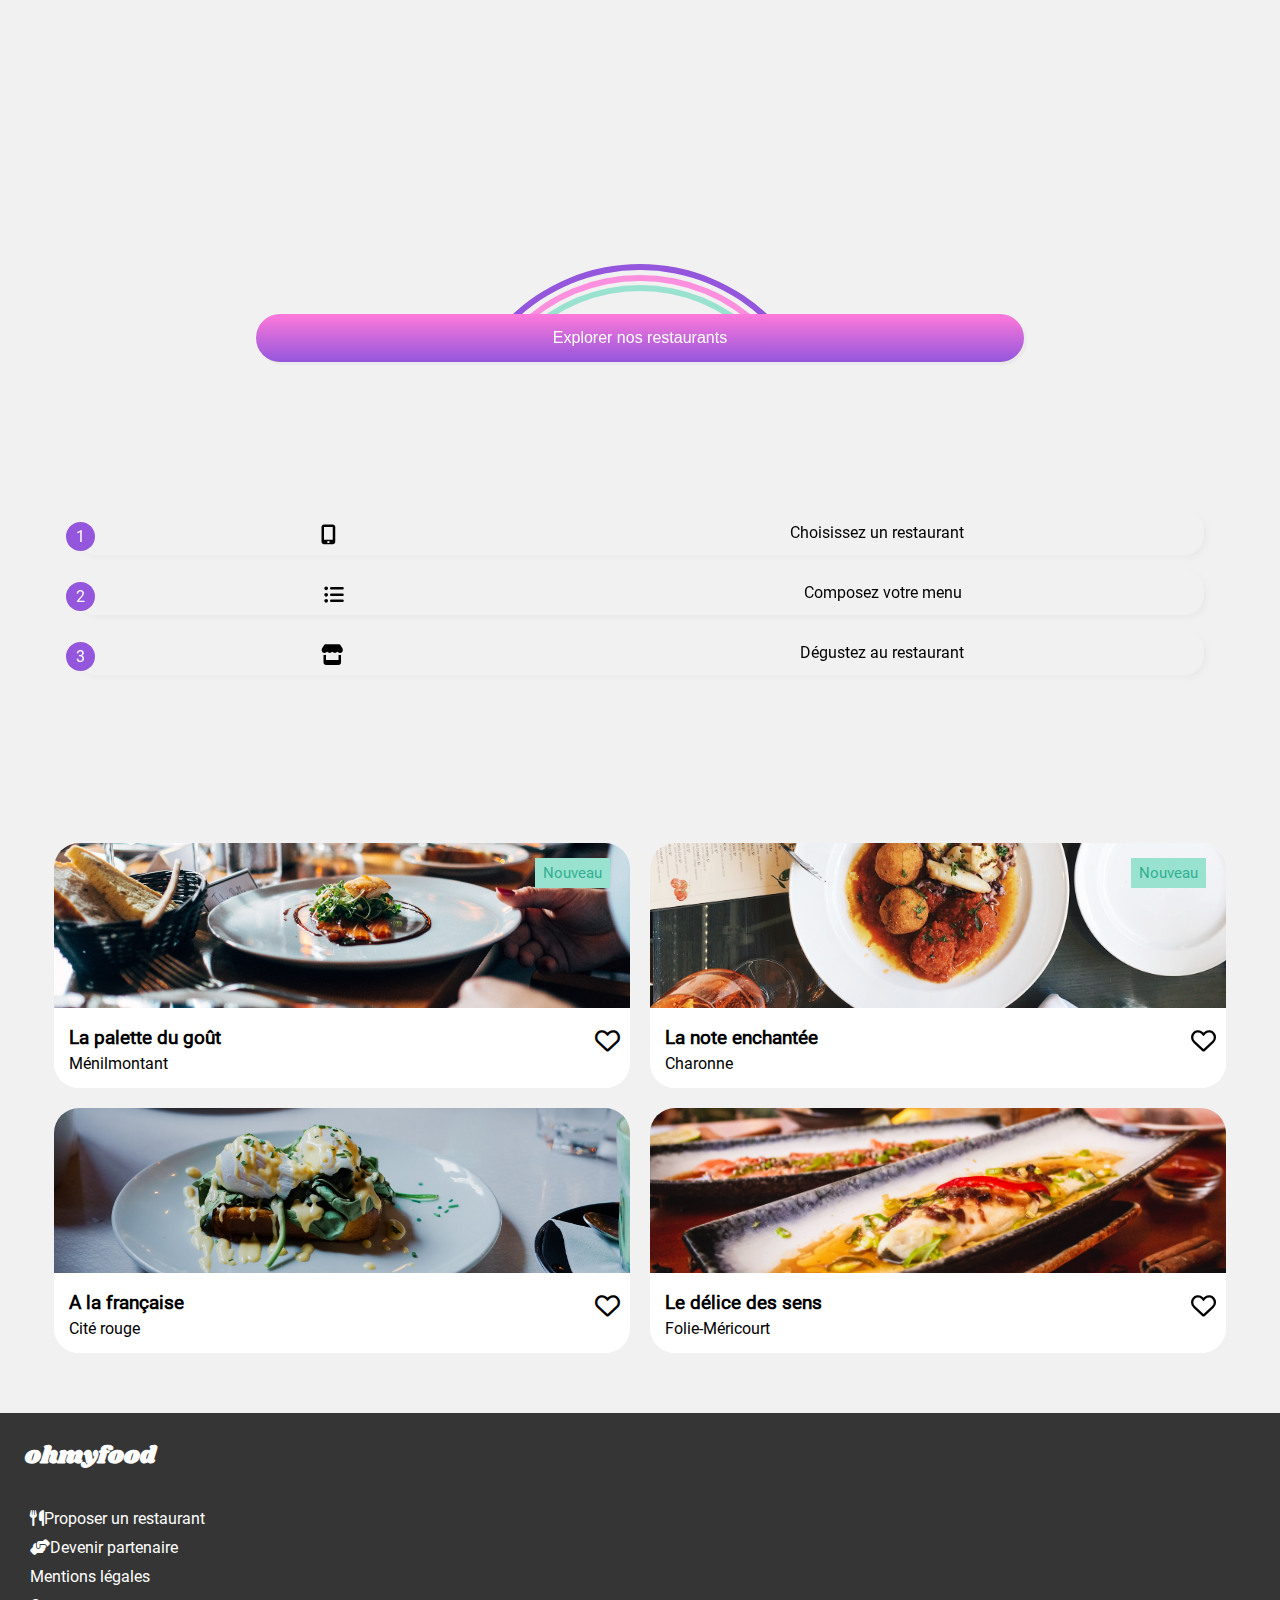
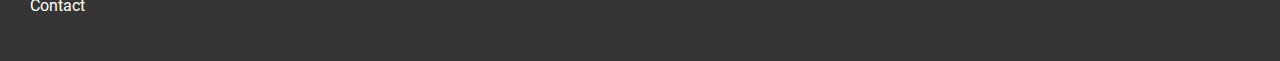
<file: index.html>
<!DOCTYPE html>
<html lang="FR">

<head>
    <meta charset="utf-8" />
    <title>Ohmyfood</title>
    <meta name="viewport" content="width=device-width, initial-scale=1.0, user-scalable=no">
    <link rel="stylesheet" href="CSS/accueil.css">
    <link href="./CSS/fonts&icons/fontawesome-free-6.2.0-web/css/all.css" rel="stylesheet">
</head>

<body>
    <div class="loader">
        <div class="loader-circles">
        </div>
    </div>
    <header>
        <img src="images/logo/ohmyfood.png" alt="logo ohmyfood" />
    </header>
    <main>
        <div class="form-nav">
            <form method="post">
                <div>
                    <i class="fa-solid fa-location-dot"></i><input type="text" name="ville" value="Paris, Belleville" id="ville">
                </div>
                <h1>Réservez le menu qui vous convient</h1>
                <p>Découvrez des restaurants d'exception, sélectionnés par nos soins.</p>
                <button class="btn">Explorer nos restaurants</button>
            </form>
            <div id="functionning">
                <h2>Fonctionnement</h2>
                <ul>
                    <li class="parts"><span>1</span><i class="fa-solid fa-mobile-screen-button"></i>
                        <p>Choisissez un restaurant</p>
                    </li>
                    <li class="parts"><span>2</span><i class="fa-solid fa-list-ul"></i>
                        <p>Composez votre menu</p>
                    </li>
                    <li class="parts"><span>3</span><i class="fa-solid fa-store"></i>
                        <p>Dégustez au restaurant</p>
                    </li>
                </ul>
            </div>
        </div>
        <section id="restaurants">
            <h2>Restaurants</h2>
            <div class="restaurants-names">

                <div class="restaurants">
                    <a href="tasteChoice.html">
                        <div class="images">
                            <img src="images/restaurants/jay-wennington-N_Y88TWmGwA-unsplash.jpg" alt="La palette du goût">
                            <h3 class="new">Nouveau</h3>
                        </div>
                        <div class="card-body">
                            <h3>La palette du goût</h3>
                            <p>Ménilmontant</p>
                        </div>
                    </a>
                    <div class="heart">
                        <i class="fa-regular fa-heart empty"></i>
                        <i class="fa-solid fa-heart full"></i>
                    </div>
                </div>

                <div class="restaurants">
                    <a href="delightedNote.html">
                        <div class="images">
                            <img src="images/restaurants/stil-u2Lp8tXIcjw-unsplash.jpg" alt="La note enchantée">
                            <p class="new">Nouveau</p>
                        </div>
                        <div class="card-body">
                            <h3>La note enchantée</h3>
                            <p>Charonne</p>
                        </div>
                    </a>
                    <div class="heart">
                        <i class="fa-regular fa-heart empty"></i>
                        <i class="fa-solid fa-heart full"></i>
                    </div>
                </div>

                <div class="restaurants">
                    <a href="frenchMenu.html">
                        <div class="images">
                            <img src="images/restaurants/toa-heftiba-DQKerTsQwi0-unsplash.jpg" alt="A la française">
                        </div>
                        <div class="card-body">
                            <h3>A la française</h3>
                            <p>Cité rouge</p>
                        </div>
                    </a>
                    <div class="heart">
                        <i class="fa-regular fa-heart empty"></i>
                        <i class="fa-solid fa-heart full"></i>
                    </div>
                </div>

                <div class="restaurants">
                    <a href="sensesDelight.html">
                        <div class="images">
                            <img src="images/restaurants/louis-hansel-shotsoflouis-qNBGVyOCY8Q-unsplash.jpg" alt="Le délice des sens">
                        </div>
                        <div class="card-body">
                            <h3>Le délice des sens</h3>
                            <p>Folie-Méricourt</p>
                        </div>
                    </a>
                    <div class="heart">
                        <i class="fa-regular fa-heart empty"></i>
                        <i class="fa-solid fa-heart full"></i>
                    </div>
                </div>
            </div>

        </section>
    </main>
    <footer>
        <h2>ohmyfood</h2>
        <ul>
            <li><a href="#"><i class="fa-solid fa-utensils"></i>Proposer un restaurant</a></li>
            <li><a href="#"><i class="fa-solid fa-handshake-angle"></i>Devenir partenaire</a></li>
            <li><a href="#">Mentions légales</a></li>
            <li><a href="mailto:dubouays.morgane@gmail.com">Contact</a></li>
        </ul>
    </footer>
</body>

</html>
</file>
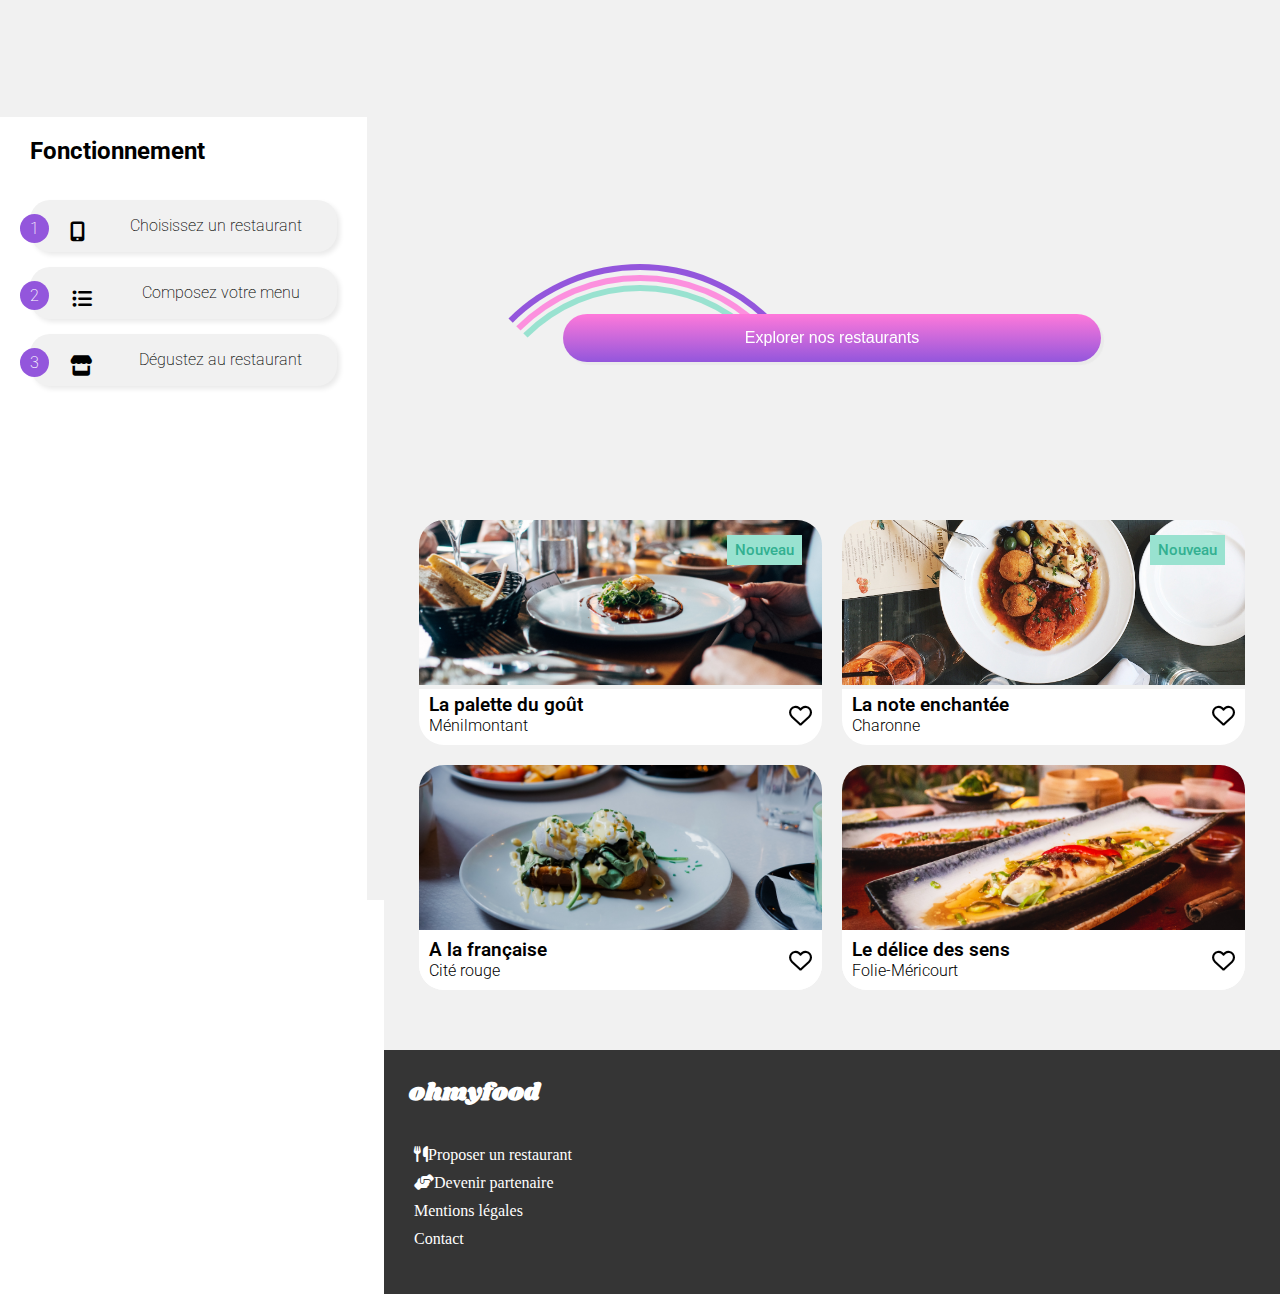
<file: accueil.html>
<!DOCTYPE html>
<html lang="FR">

<head>
    <meta charset="utf-8" />
    <title>Ohmyfood</title>
    <meta name="viewport" content="width=device-width, initial-scale=1.0, user-scalable=no">
    <link rel="stylesheet" href="accueil.css">

</head>

<body>

    <div class="loader">
        <div class="loader-circles">
        </div>
    </div>

    <!--HEADER-->
    <header>
        <img src="images/logo/ohmyfood.png" alt="logo ohmyfood" />
    </header>
    <main>
        <div class="form-nav">
            <form>
                <div>
                    <i class="fa-solid fa-location-dot"></i><input type="text" value="Paris, Belleville">
                </div>
                <h1>Réservez le menu qui vous convient</h1>
                <h3>Découvrez des restaurants d'exception, sélectionnés par nos soins.</h3>
                <button class="btn">Explorer nos restaurants</button>
            </form>

            <aside id="functionning">
                <h2>Fonctionnement</h2>
                <div>
                    <a href="#" class="parts"><span>1</span><i class="fa-solid fa-mobile-screen-button"></i><p>Choisissez un restaurant</p></a>
                    <a href="#" class="parts"><span>2</span><i class="fa-solid fa-list-ul"></i><p>Composez votre menu</p></a>
                    <a href="#" class="parts"><span>3</span><i class="fa-solid fa-store"></i><p>Dégustez au restaurant</p></a>
                </div>
            </aside>
        </div>
        <section id="restaurants">
            <h2>Restaurants</h2>
            <div class="restaurants-names">
                <a href="menuPages/tasteChoice.html" class="restaurants">
                    <div class="images">
                        <img src="images/restaurants/jay-wennington-N_Y88TWmGwA-unsplash.jpg" alt="La palette du goût">
                        <h3 class="new">Nouveau</h3>
                    </div>
                    <div class="card-body">
                        <div>
                            <h3>La palette du goût</h3>
                            <p>Ménilmontant</p>

                        </div>
                        <div class="heart">
                            <i class="fa-regular fa-heart empty"></i>
                            <i class="fa-solid fa-heart full"></i>
                        </div>

                    </div>
                </a>
                <a href="menuPages/delightedNote.html" class="restaurants">
                    <div class="images">
                        <img src="images/restaurants/stil-u2Lp8tXIcjw-unsplash.jpg" alt="La note enchantée">
                        <p class="new">Nouveau</p>
                    </div>
                    <div class="card-body">
                        <div>
                            <h3>La note enchantée</h3>
                            <p>Charonne</p>
                        </div>
                        <div class="heart">
                            <i class="fa-regular fa-heart empty"></i>
                            <i class="fa-solid fa-heart full"></i>
                        </div>
                    </div>
                </a>
                <a href="menuPages/frenchMenu.html" class="restaurants">
                    <div class="images">
                        <img src="images/restaurants/toa-heftiba-DQKerTsQwi0-unsplash.jpg" alt="A la française">
                    </div>
                    <div class="card-body">
                        <div>
                            <h3>A la française</h3>
                            <p>Cité rouge</p>
                        </div>
                        <div class="heart">
                            <i class="fa-regular fa-heart empty"></i>
                            <i class="fa-solid fa-heart full"></i>
                        </div>
                    </div>
                </a>
                <a href="menuPages/sensesDelight.html" class="restaurants">
                    <div class="images">
                        <img src="images/restaurants/louis-hansel-shotsoflouis-qNBGVyOCY8Q-unsplash.jpg" alt="Le délice des sens">
                    </div>
                    <div class="card-body">
                        <div>
                            <h3>Le délice des sens</h3>
                            <p>Folie-Méricourt</p>
                        </div>
                        <div class="heart">
                            <i class="fa-regular fa-heart empty"></i>
                            <i class="fa-solid fa-heart full"></i>
                        </div>
                    </div>
                </a>
            </div>

        </section>
    </main>
    <footer>
        <h2>ohmyfood</h2>
        <ul>
            <li><a href="#"><i class="fa-solid fa-utensils"></i>Proposer un restaurant</a></li>
            <li><a href="#"><i class="fa-solid fa-handshake-angle"></i>Devenir partenaire</a></li>
            <li><a href="#">Mentions légales</a></li>
            <li><a href="mailto:#">Contact</a></li>
        </ul>
    </footer>
</body>

</html>
</file>
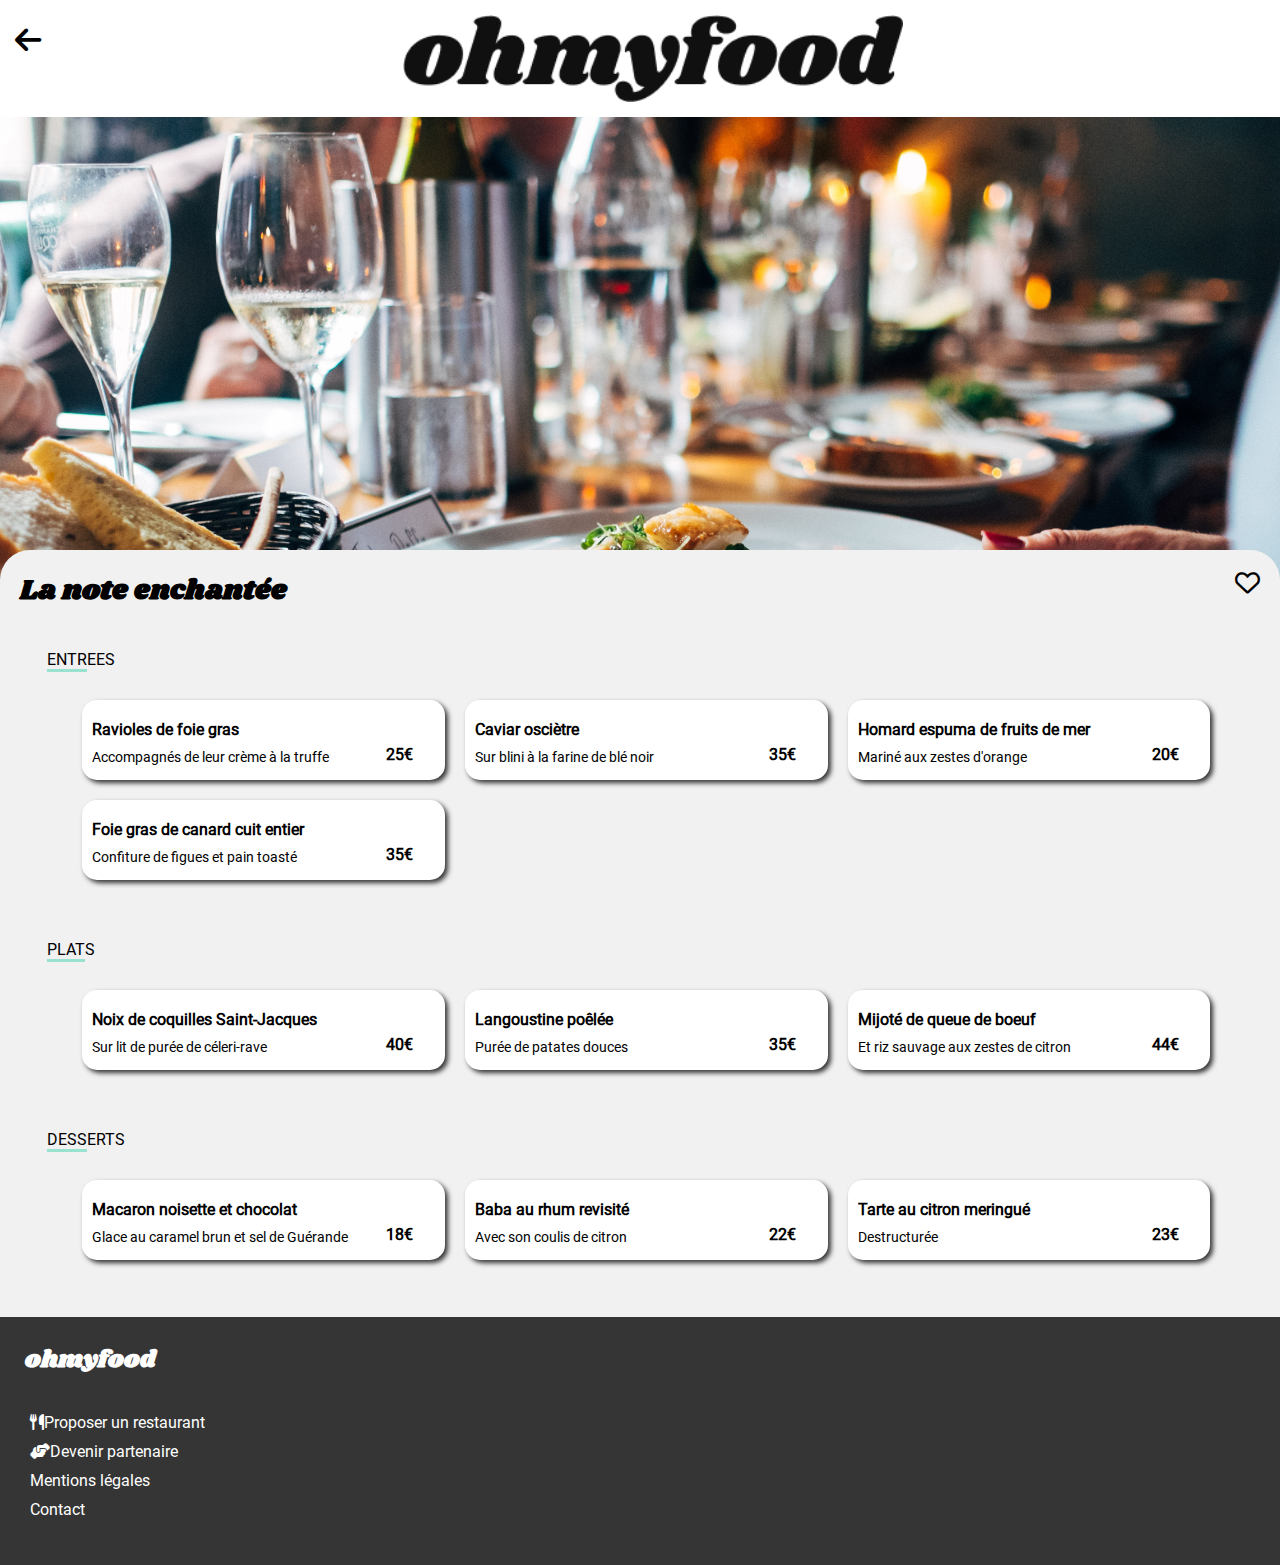
<file: delightedNote.html>
<!DOCTYPE html>
<html lang="FR">

<head>
    <meta charset="utf-8" />
    <title>Ohmyfood</title>
    <meta name="viewport" content="width=device-width, initial-scale=1.0, user-scalable=no">
    <link rel="stylesheet" href="CSS/frenchMenu.css" alt="La note enchantée">
    <link href="./CSS/fonts&icons/fontawesome-free-6.2.0-web/css/all.css" rel="stylesheet">


</head>

<body>
    <header>
        <div>
            <a href="./index.html"><i class="fa-solid fa-arrow-left"></i></a>
            <img src="./images/logo/ohmyfood.png" alt="logo ohmyfood" />
        </div>
    </header>
    <div id="photo">
        <img src="./images/restaurants/jay-wennington-N_Y88TWmGwA-unsplash.jpg" alt="Restaurant La note enchantée">
    </div>

    <main>
        <div id="titre">
            <h1>La note enchantée</h1>
            <div class="heart">
                <i class="fa-regular fa-heart empty"></i>
                <i class="fa-solid fa-heart full"></i>
            </div>
        </div>
        <div class="courses">
            <h2><span>ENTR</span>EES</h2>
            <ul class="menu entrées">
                <li class="courses__test courses__test--1">
                    <div class="titres">
                        <h3>Ravioles de foie gras</h3>
                        <p class="description">Accompagnés de leur crème à la truffe</p>
                    </div>
                    <p class="price">25€</p>
                    <div class="ok"><i class="fa-solid fa-circle-check"></i></div>
                </li>

                <li class="courses__test courses__test--2">
                    <div class="titres">
                        <h3>Caviar osciètre</h3>
                        <p class="description">Sur blini à la farine de blé noir</p>
                    </div>
                    <p class="price">35€</p>
                    <div class="ok"><i class="fa-solid fa-circle-check"></i></div>
                </li>
                <li class="courses__test courses__test--3">
                    <div class="titres">
                        <h3>Homard espuma de fruits de mer</h3>
                        <p class="description">Mariné aux zestes d'orange</p>
                    </div>
                    <p class="price">20€</p>
                    <div class="ok"><i class="fa-solid fa-circle-check"></i></div>
                </li>
                <li class="courses__test courses__test--1">
                    <div class="titres">
                        <h3>Foie gras de canard cuit entier</h3>
                        <p class="description">Confiture de figues et pain toasté</p>
                    </div>
                    <p class="price">35€</p>
                    <div class="ok"><i class="fa-solid fa-circle-check"></i></div>
                </li>
            </ul>
        </div>
        <div class="courses">
            <h2><span>PLAT</span>S</h2>
            <ul class="menu entrées">

                <li class="courses__test courses__test--1">
                    <div class="titres">
                        <h3>Noix de coquilles Saint-Jacques</h3>
                        <p class="description">Sur lit de purée de céleri-rave</p>
                    </div>
                    <p class="price">40€</p>
                    <div class="ok"><i class="fa-solid fa-circle-check"></i></div>
                </li>
                <li class="courses__test courses__test--2">
                    <div class="titres">
                        <h3>Langoustine poêlée</h3>
                        <p class="description">Purée de patates douces</p>
                    </div>
                    <p class="price">35€</p>
                    <div class="ok"><i class="fa-solid fa-circle-check"></i></div>
                </li>
                <li class="courses__test courses__test--3">
                    <div class="titres">
                        <h3>Mijoté de queue de boeuf</h3>
                        <p class="description">Et riz sauvage aux zestes de citron</p>
                    </div>
                    <p class="price">44€</p>
                    <div class="ok"><i class="fa-solid fa-circle-check"></i></div>
                </li>
            </ul>
        </div>
        <div class="courses">
            <h2><span>DESS</span>ERTS</h2>
            <ul class="menu entrées">
                <li class="courses__test courses__test--1">
                    <div class="titres">
                        <h3>Macaron noisette et chocolat</h3>
                        <p class="description">Glace au caramel brun et sel de Guérande</p>
                    </div>
                    <p class="price">18€</p>
                    <div class="ok"><i class="fa-solid fa-circle-check"></i></div>
                </li>
                <li class="courses__test courses__test--2">
                    <div class="titres">
                        <h3>Baba au rhum revisité</h3>
                        <p class="description">Avec son coulis de citron</p>
                    </div>
                    <p class="price">22€</p>
                    <div class="ok"><i class="fa-solid fa-circle-check"></i></div>
                </li>
                <li class="courses__test courses__test--3">
                    <div class="titres">
                        <h3>Tarte au citron meringué</h3>
                        <p class="description">Destructurée</p>
                    </div>
                    <p class="price">23€</p>
                    <div class="ok"><i class="fa-solid fa-circle-check"></i></div>
                </li>
            </ul>
        </div>
        <button>Commander</button>
    </main>
    <footer>
        <h2>ohmyfood</h2>
        <ul>
            <li><a href="#"><i class="fa-solid fa-utensils"></i>Proposer un restaurant</a></li>
            <li><a href="#"><i class="fa-solid fa-handshake-angle"></i>Devenir partenaire</a></li>
            <li><a href="#">Mentions légales</a></li>
            <li><a href="mailto:#">Contact</a></li>
        </ul>
    </footer>
</body>

</html>
</file>
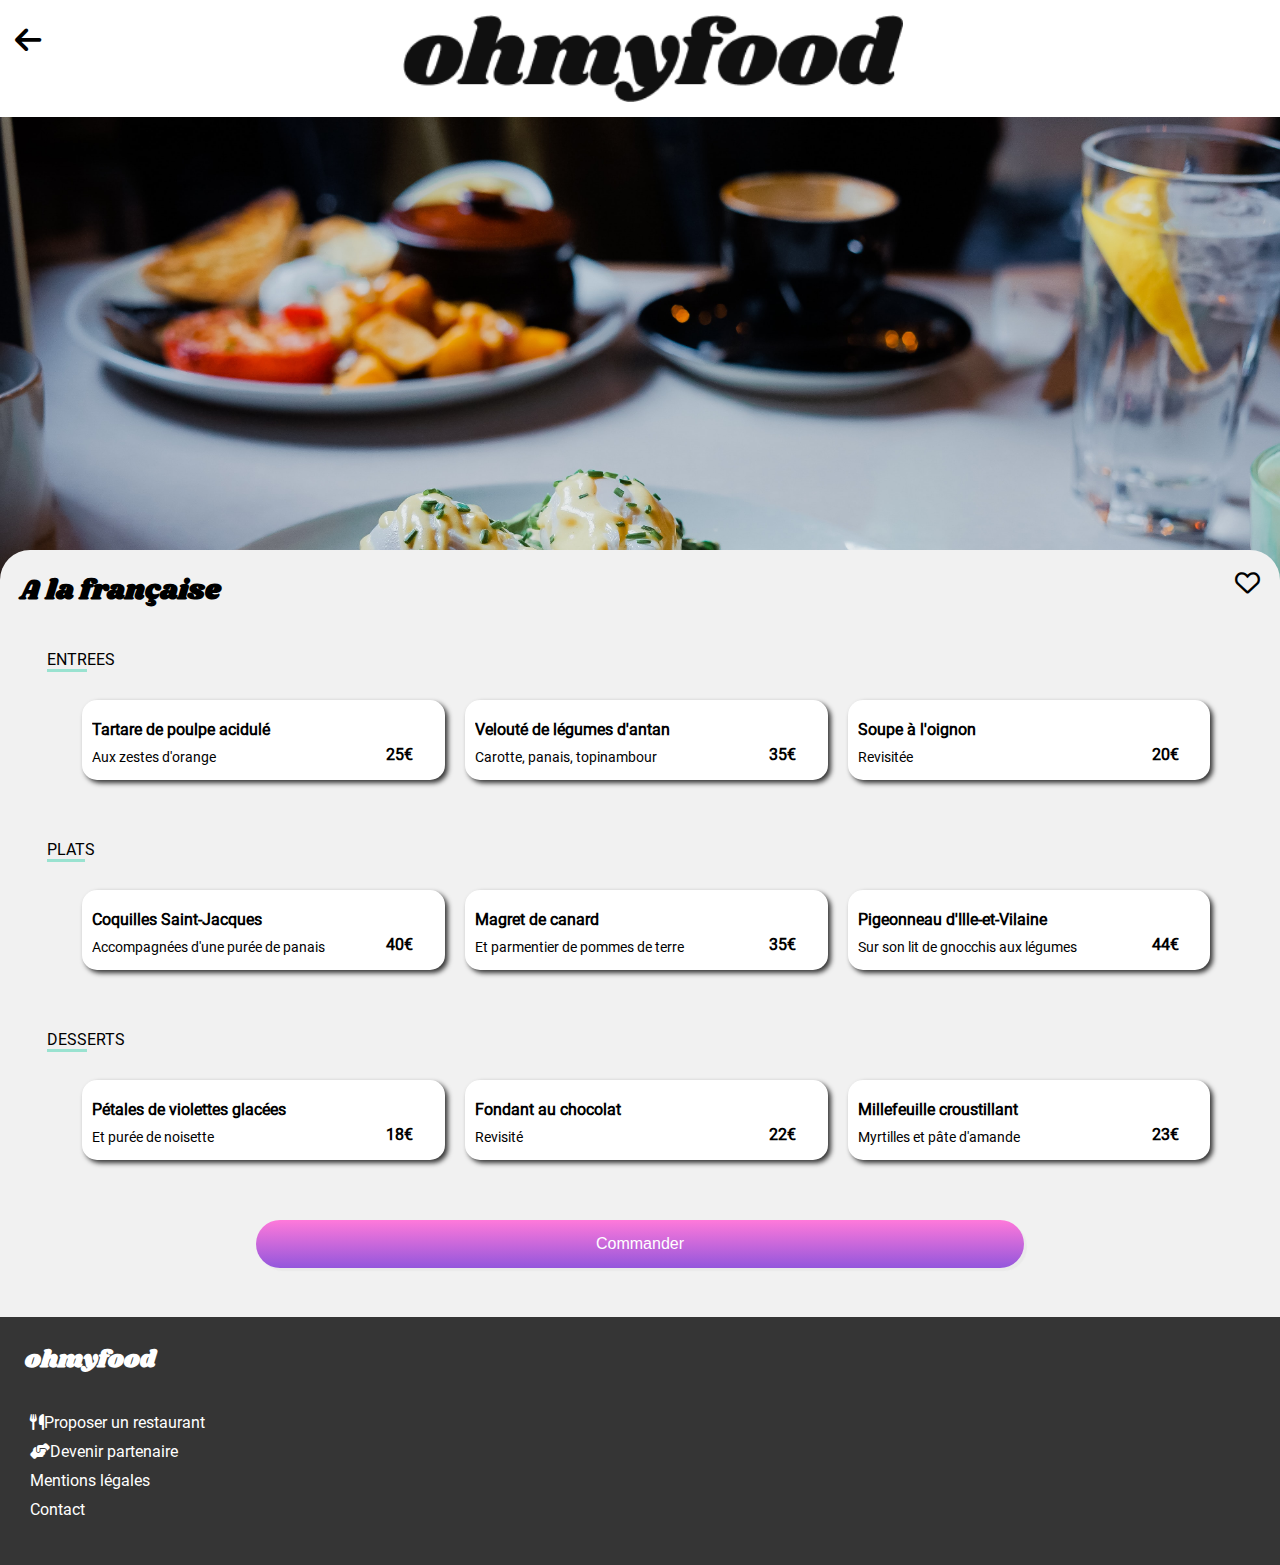
<file: frenchMenu.html>
<!DOCTYPE html>
<html lang="FR">

<head>
    <meta charset="utf-8" />
    <title>Ohmyfood</title>
    <meta name="viewport" content="width=device-width, initial-scale=1.0, user-scalable=no">
    <link rel="stylesheet" href="CSS/frenchMenu.css" alt="Restaurant A la française">
    <link href="./CSS/fonts&icons/fontawesome-free-6.2.0-web/css/all.css" rel="stylesheet">


</head>

<body>
    <header>
        <div>
            <a href="./index.html"><i class="fa-solid fa-arrow-left"></i></a>
            <img src="./images/logo/ohmyfood.png" alt="logo ohmyfood" />
        </div>

    </header>
    <div id="photo">
        <img src="./images/restaurants/toa-heftiba-DQKerTsQwi0-unsplash.jpg" alt="A la française">
    </div>

    <main>
        <div id="titre">
            <h1>A la française</h1>
            <div class="heart">
                <i class="fa-regular fa-heart empty"></i>
                <i class="fa-solid fa-heart full"></i>
            </div>
        </div>
        <div class="courses">
            <h2><span>ENTR</span>EES</h2>
            <ul class="menu entrées">

                <li class="courses__test courses__test--1">
                    <div class="titres">
                        <h3>Tartare de poulpe acidulé</h3>
                        <p class="description">Aux zestes d'orange</p>
                    </div>
                    <p class="price">25€</p>
                    <div class="ok"><i class="fa-solid fa-circle-check"></i></div>
                </li>
                <li class="courses__test courses__test--2">
                    <div class="titres">
                        <h3>Velouté de légumes d'antan</h3>
                        <p class="description">Carotte, panais, topinambour</p>
                    </div>
                    <p class="price">35€</p>
                    <div class="ok"><i class="fa-solid fa-circle-check"></i></div>
                </li>
                <li class="courses__test courses__test--3">
                    <div class="titres">
                        <h3>Soupe à l'oignon</h3>
                        <p class="description">Revisitée</p>
                    </div>
                    <p class="price">20€</p>
                    <div class="ok"><i class="fa-solid fa-circle-check"></i></div>
                </li>
            </ul>
        </div>
        <div class="courses">
            <h2><span>PLAT</span>S</h2>
            <ul class="menu plats">

                <li class="courses__test courses__test--1">
                    <div class="titres">
                        <h3>Coquilles Saint-Jacques</h3>
                        <p class="description">Accompagnées d'une purée de panais</p>
                    </div>
                    <p class="price">40€</p>
                    <div class="ok"><i class="fa-solid fa-circle-check"></i></div>
                </li>
                <li class="courses__test courses__test--2">
                    <div class="titres">
                        <h3>Magret de canard</h3>
                        <p class="description">Et parmentier de pommes de terre</p>
                    </div>
                    <p class="price">35€</p>
                    <div class="ok"><i class="fa-solid fa-circle-check"></i></div>
                </li>
                <li class="courses__test courses__test--3">
                    <div class="titres">
                        <h3>Pigeonneau d'Ille-et-Vilaine</h3>
                        <p class="description">Sur son lit de gnocchis aux légumes</p>
                    </div>
                    <p class="price">44€</p>
                    <div class="ok"><i class="fa-solid fa-circle-check"></i></div>
                </li>
            </ul>
        </div>
        <div class="courses">
            <h2><span>DESS</span>ERTS</h2>
            <ul class="menu desserts">

                <li class="courses__test courses__test--1">
                    <div class="titres">
                        <h3>Pétales de violettes glacées</h3>
                        <p class="description">Et purée de noisette</p>
                    </div>
                    <p class="price">18€</p>
                    <div class="ok"><i class="fa-solid fa-circle-check"></i></div>
                </li>
                <li class="courses__test courses__test--2">
                    <div class="titres">
                        <h3>Fondant au chocolat</h3>
                        <p class="description">Revisité</p>
                    </div>
                    <p class="price">22€</p>
                    <div class="ok"><i class="fa-solid fa-circle-check"></i></div>
                </li>
                <li class="courses__test courses__test--3">
                    <div class="titres">
                        <h3>Millefeuille croustillant</h3>
                        <p class="description">Myrtilles et pâte d'amande</p>
                    </div>
                    <p class="price">23€</p>
                    <div class="ok"><i class="fa-solid fa-circle-check"></i></div>
                </li>
            </ul>
        </div>
        <button>Commander</button>
    </main>
    <footer>
        <h2>ohmyfood</h2>
        <ul>
            <li><a href="#"><i class="fa-solid fa-utensils"></i>Proposer un restaurant</a></li>
            <li><a href="#"><i class="fa-solid fa-handshake-angle"></i>Devenir partenaire</a></li>
            <li><a href="#">Mentions légales</a></li>
            <li><a href="mailto:#">Contact</a></li>
        </ul>
    </footer>
</body>

</html>
</file>
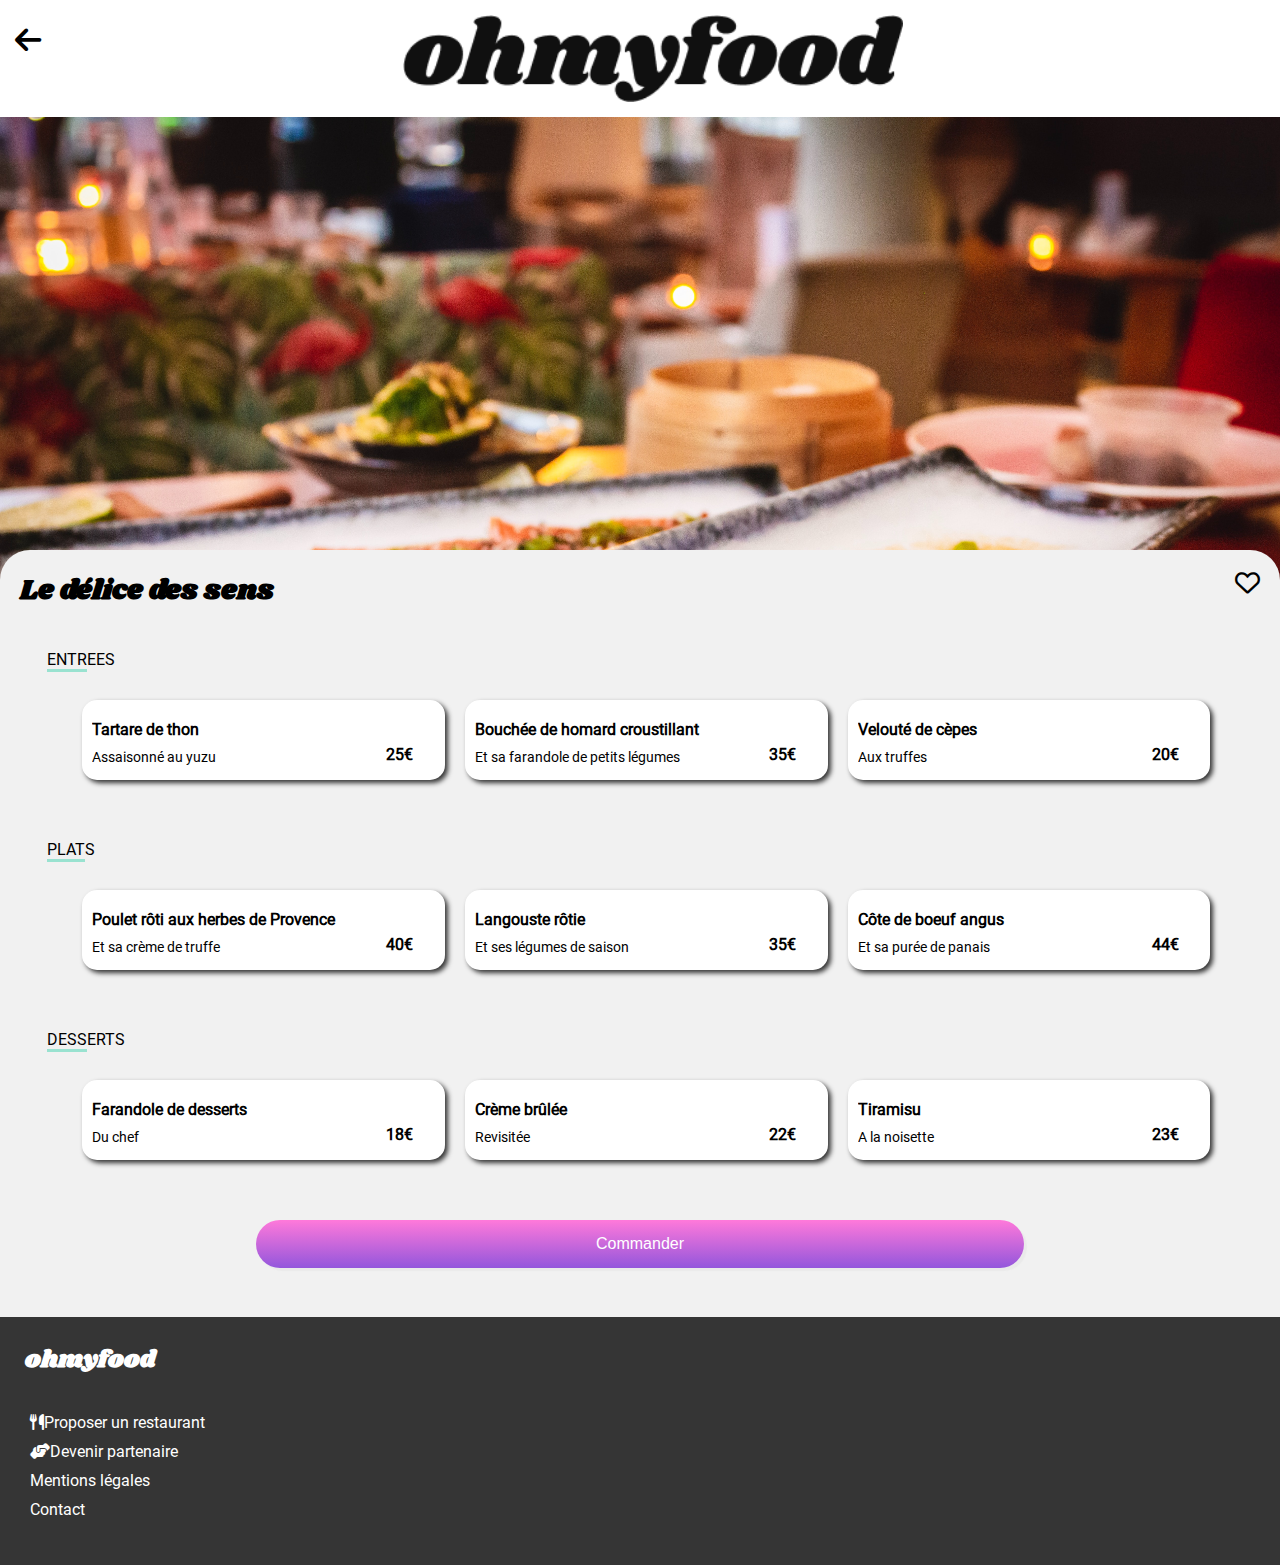
<file: sensesDelight.html>
<!DOCTYPE html>
<html lang="FR">

<head>
    <meta charset="utf-8" />
    <title>Ohmyfood</title>
    <meta name="viewport" content="width=device-width, initial-scale=1.0, user-scalable=no">
    <link rel="stylesheet" href="CSS/frenchMenu.css" alt="Restaurant le délice des sens">
    <link href="./CSS/fonts&icons/fontawesome-free-6.2.0-web/css/all.css" rel="stylesheet">


</head>

<body>
    <header>
        <div>
            <a href="./index.html"><i class="fa-solid fa-arrow-left"></i></a>
            <img src="./images/logo/ohmyfood.png" alt="logo ohmyfood" />
        </div>
    </header>
    <div id="photo">
        <img src="./images/restaurants/louis-hansel-shotsoflouis-qNBGVyOCY8Q-unsplash.jpg" alt="Le délice des sens">
    </div>

    <main>
        <div id="titre">
            <h1>Le délice des sens</h1>
            <div class="heart">
                <i class="fa-regular fa-heart empty"></i>
                <i class="fa-solid fa-heart full"></i>
            </div>
        </div>
        <div class="courses">
            <h2><span>ENTR</span>EES</h2>
            <ul class="menu entrées">

                <li class="courses__test courses__test--1">
                    <div class="titres">
                        <h3>Tartare de thon</h3>
                        <p class="description">Assaisonné au yuzu</p>
                    </div>
                    <p class="price">25€</p>
                    <div class="ok"><i class="fa-solid fa-circle-check"></i></div>
                </li>
                <li class="courses__test courses__test--2">
                    <div class="titres">
                        <h3>Bouchée de homard croustillant</h3>
                        <p class="description">Et sa farandole de petits légumes</p>
                    </div>
                    <p class="price">35€</p>
                    <div class="ok"><i class="fa-solid fa-circle-check"></i></div>
                </li>
                <li class="courses__test courses__test--3">
                    <div class="titres">
                        <h3>Velouté de cèpes</h3>
                        <p class="description">Aux truffes</p>
                    </div>
                    <p class="price">20€</p>
                    <div class="ok"><i class="fa-solid fa-circle-check"></i></div>
                </li>
            </ul>
        </div>
        <div class="courses">
            <h2><span>PLAT</span>S</h2>
            <ul class="menu plats">

                <li class="courses__test courses__test--1">
                    <div class="titres">
                        <h3>Poulet rôti aux herbes de Provence</h3>
                        <p class="description">Et sa crème de truffe</p>
                    </div>
                    <p class="price">40€</p>
                    <div class="ok"><i class="fa-solid fa-circle-check"></i></div>

                </li>
                <li class="courses__test courses__test--2">
                    <div class="titres">
                        <h3>Langouste rôtie</h3>
                        <p class="description">Et ses légumes de saison</p>
                    </div>
                    <p class="price">35€</p>
                    <div class="ok"><i class="fa-solid fa-circle-check"></i></div>

                </li>
                <li " class="courses__test courses__test--3 ">
                <div class="titres ">
                    <h3>Côte de boeuf angus</h3>
                    <p class="description ">Et sa purée de panais</p>
                </div>
                <p class="price ">44€</p>
                <div class="ok "><i class="fa-solid fa-circle-check "></i></div>

            </li>
        </ul>
        </div>
        <div class="courses ">
            <h2><span>DESS</span>ERTS</h2>
            <ul class="menu desserts ">
            <li class="courses__test courses__test--1 ">
                <div class="titres ">
                    <h3>Farandole de desserts</h3>
                    <p class="description ">Du chef</p>
                </div>
                <p class="price ">18€</p>
                <div class="ok "><i class="fa-solid fa-circle-check "></i></div>

            </li>
            <li class="courses__test courses__test--2 ">
                <div class="titres ">
                    <h3>Crème brûlée</h3>
                    <p class="description ">Revisitée</p>
                </div>
                <p class="price ">22€</p>
                <div class="ok "><i class="fa-solid fa-circle-check "></i></div>

            </li>

            <li class="courses__test courses__test--3 ">
                <div class="titres ">
                    <h3>Tiramisu</h3>
                    <p class="description ">A la noisette</p>
                </div>
                <p class="price ">23€</p>
                <div class="ok "><i class="fa-solid fa-circle-check "></i></div>

            </li>
        </ul>
        </div>
        <button>Commander</button>
    </main>
    <footer>
        <h2>ohmyfood</h2>
        <ul>
            <li><a href="# "><i class="fa-solid fa-utensils "></i>Proposer un restaurant</a></li>
            <li><a href="# "><i class="fa-solid fa-handshake-angle "></i>Devenir partenaire</a></li>
            <li><a href="# ">Mentions légales</a></li>
            <li><a href="mailto:# ">Contact</a></li>
        </ul>
    </footer>
</body>

</html>
</file>
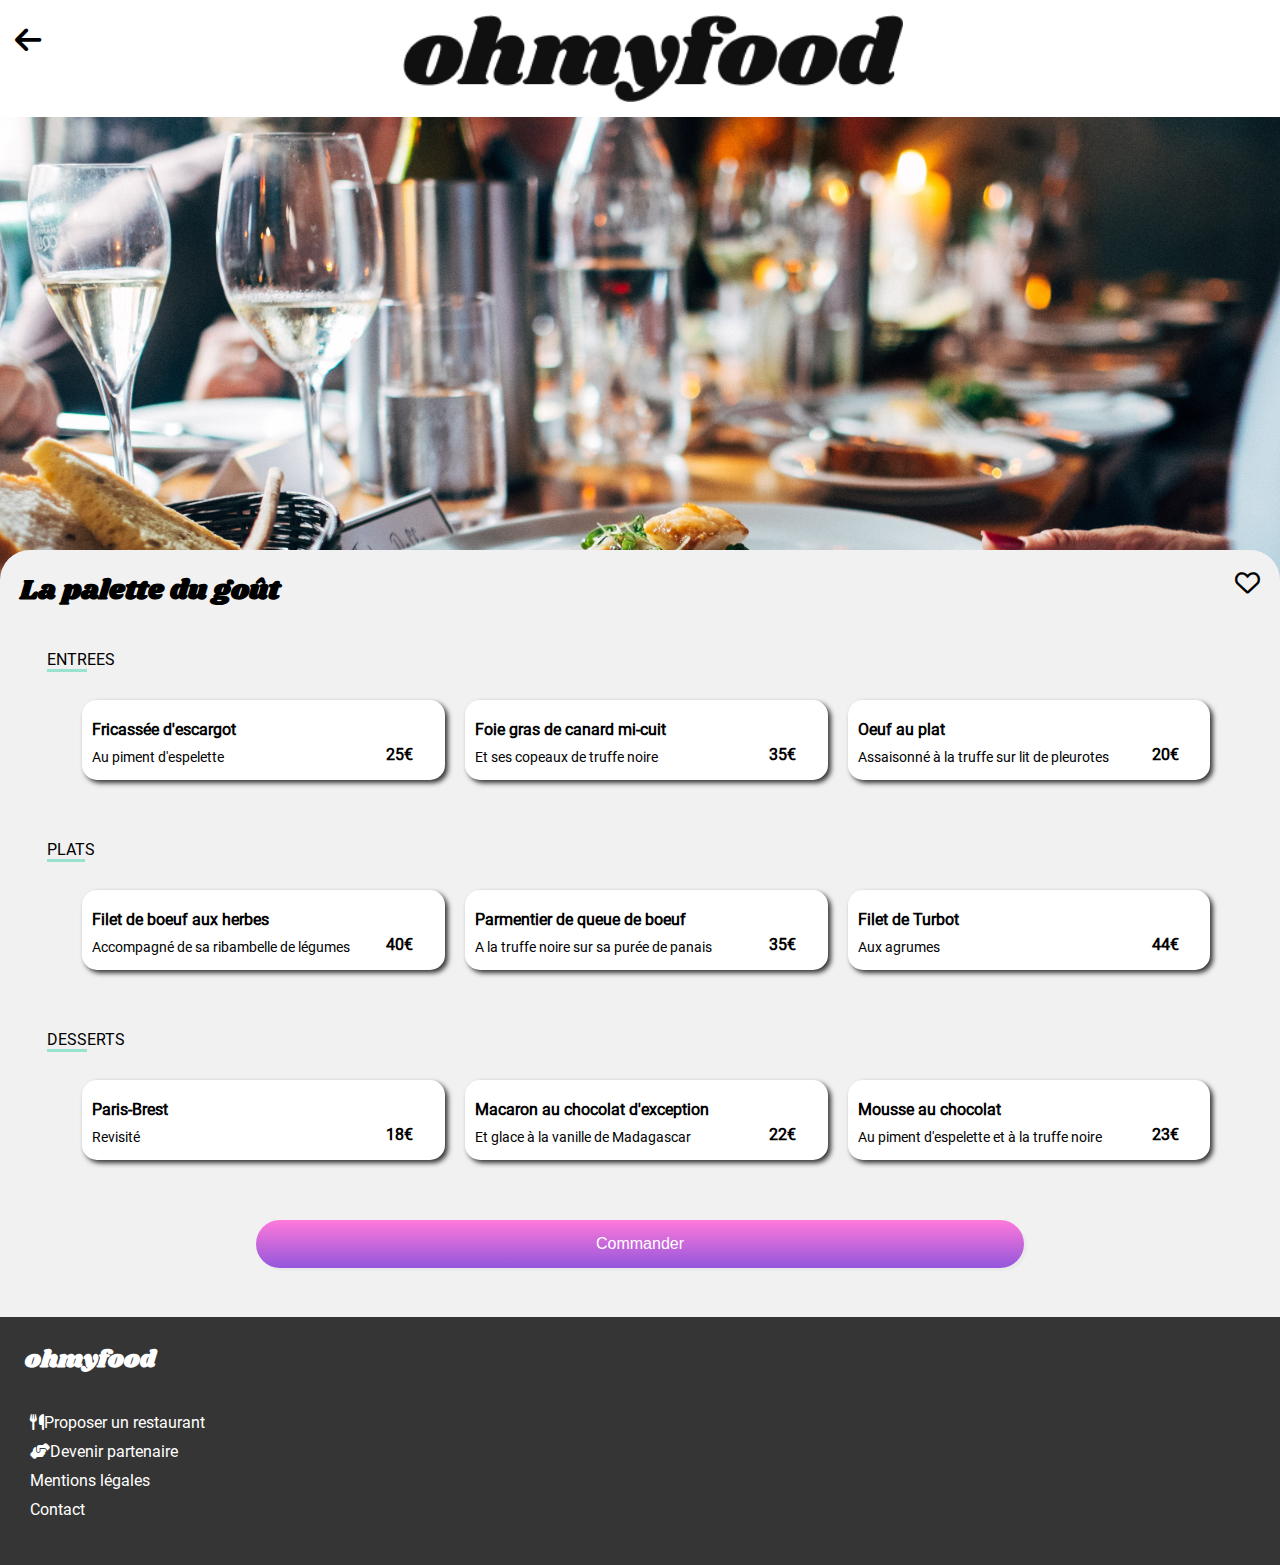
<file: tasteChoice.html>
<!DOCTYPE html>
<html lang="FR">

<head>
    <meta charset="utf-8" />
    <title>Ohmyfood</title>
    <meta name="viewport" content="width=device-width, initial-scale=1.0, user-scalable=no">
    <link rel="stylesheet" href="CSS/frenchMenu.css">
    <link href="./CSS/fonts&icons/fontawesome-free-6.2.0-web/css/all.css" rel="stylesheet">


</head>

<body>
    <header>
        <div>
            <a href="./index.html" title="Retour page d'accueil"><i class="fa-solid fa-arrow-left"></i></a>
            <img src="./images/logo/ohmyfood.png" alt="logo ohmyfood" />
        </div>
    </header>
    <div id="photo">
        <img src="./images/restaurants/jay-wennington-N_Y88TWmGwA-unsplash.jpg" alt="La palette du goût">
    </div>
    <main>
        <div id="titre">
            <h1>La palette du goût</h1>
            <div class="heart">
                <i class="fa-regular fa-heart empty"></i>
                <i class="fa-solid fa-heart full"></i>
            </div>
        </div>
        <div class="courses">
            <h2><span>ENTR</span>EES</h2>
            <ul class="menu entrées">

                <li class="courses__test courses__test--1">
                    <div class="titres">
                        <h3>Fricassée d'escargot</h3>
                        <p class="description">Au piment d'espelette</p>
                    </div>
                    <p class="price">25€</p>
                    <div class="ok"><i class="fa-solid fa-circle-check"></i></div>

                </li>

                <li class="courses__test courses__test--2">
                    <div class="titres">
                        <h3>Foie gras de canard mi-cuit</h3>
                        <p class="description">Et ses copeaux de truffe noire</p>
                    </div>
                    <p class="price">35€</p>
                    <div class="ok"><i class="fa-solid fa-circle-check"></i></div>

                </li>
                <li class="courses__test courses__test--3">
                    <div class="titres">
                        <h3>Oeuf au plat</h3>
                        <p class="description">Assaisonné à la truffe sur lit de pleurotes</p>
                    </div>
                    <p class="price">20€</p>
                    <div class="ok"><i class="fa-solid fa-circle-check"></i></div>

                </li>
            </ul>
        </div>
        <div class="courses">
            <h2><span>PLAT</span>S</h2>
            <ul class="menu plats">
                <li class="courses__test courses__test--1">
                    <div class="titres">
                        <h3>Filet de boeuf aux herbes</h3>
                        <p class="description">Accompagné de sa ribambelle de légumes</p>
                    </div>
                    <p class="price">40€</p>
                    <div class="ok"><i class="fa-solid fa-circle-check"></i></div>

                </li>
                <li class="courses__test courses__test--2">
                    <div class="titres">
                        <h3>Parmentier de queue de boeuf</h3>
                        <p class="description">A la truffe noire sur sa purée de panais</p>
                    </div>
                    <p class="price">35€</p>
                    <div class="ok"><i class="fa-solid fa-circle-check"></i></div>

                </li>
                <li class="courses__test courses__test--3">
                    <div class="titres">
                        <h3>Filet de Turbot</h3>
                        <p class="description">Aux agrumes</p>
                    </div>
                    <p class="price">44€</p>
                    <div class="ok"><i class="fa-solid fa-circle-check"></i></div>

                </li>
            </ul>
        </div>
        <div class="courses">
            <h2><span>DESS</span>ERTS</h2>
            <ul class="menu desserts">

                <li class="courses__test courses__test--1">
                    <div class="titres">

                        <h3>Paris-Brest</h3>
                        <p class="description">Revisité</p>
                    </div>
                    <p class="price">18€</p>
                    <div class="ok"><i class="fa-solid fa-circle-check"></i></div>

                </li>
                <li class="courses__test courses__test--2">
                    <div class="titres">
                        <h3>Macaron au chocolat d'exception</h3>
                        <p class="description">Et glace à la vanille de Madagascar</p>
                    </div>
                    <p class="price">22€</p>
                    <div class="ok"><i class="fa-solid fa-circle-check"></i></div>

                </li>
                <li class="courses__test courses__test--3">
                    <div class="titres">
                        <h3>Mousse au chocolat</h3>
                        <p class="description">Au piment d'espelette et à la truffe noire</p>
                    </div>
                    <p class="price">23€</p>
                    <div class="ok"><i class="fa-solid fa-circle-check"></i></div>

                </li>
            </ul>
        </div>
        <button>Commander</button>
    </main>
    <footer>
        <h2>ohmyfood</h2>
        <ul>
            <li><a href="#"><i class="fa-solid fa-utensils"></i>Proposer un restaurant</a></li>
            <li><a href="#"><i class="fa-solid fa-handshake-angle"></i>Devenir partenaire</a></li>
            <li><a href="#">Mentions légales</a></li>
            <li><a href="mailto:#">Contact</a></li>
        </ul>
    </footer>
</body>

</html>
</file>
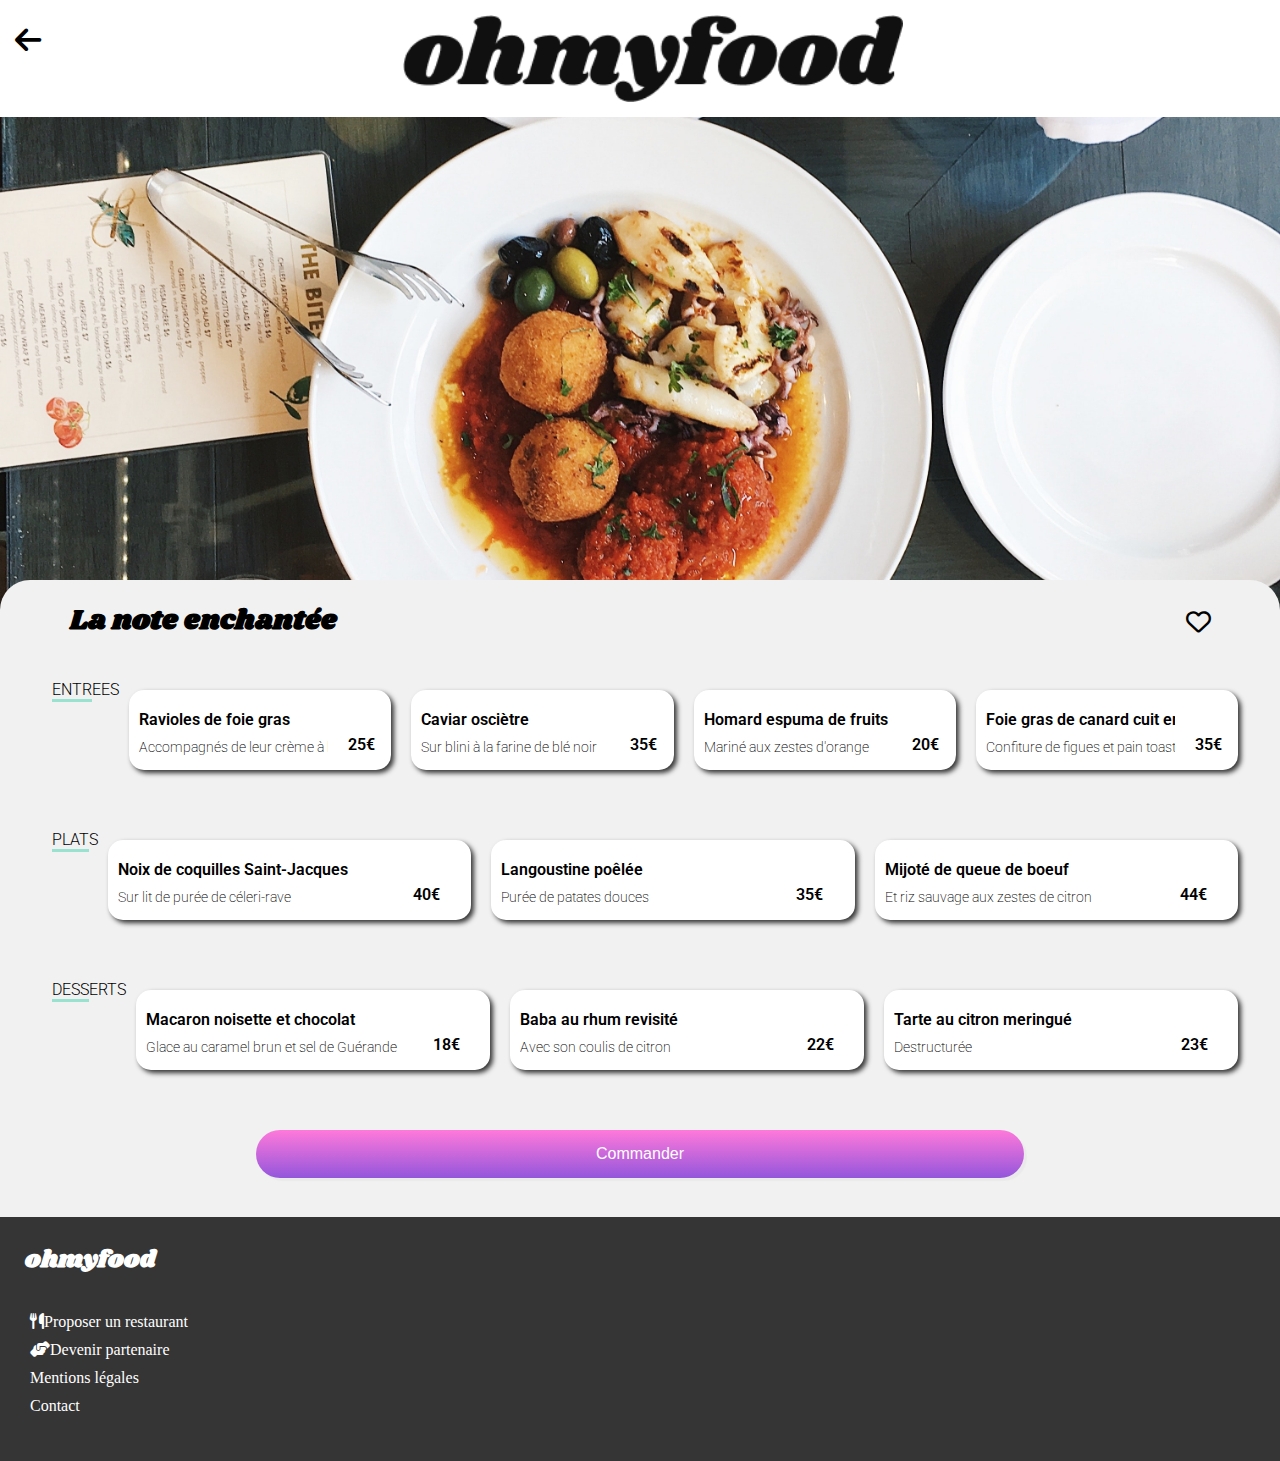
<file: menuPages/delightedNote.html>
<!DOCTYPE html>
<html lang="FR">

<head>
    <meta charset="utf-8" />
    <title>Ohmyfood</title>
    <meta name="viewport" content="width=device-width, initial-scale=1.0, user-scalable=no">
    <link rel="stylesheet" href="delightedNote.css">

</head>

<body>
    <header>
        <div>
            <a href="../index.html"><i class="fa-solid fa-arrow-left"></i></a>
            <img src="../images/logo/ohmyfood.png" alt="logo ohmyfood" />
        </div>
    </header>
    <div id="photo">
        <img src="../images/restaurants/stil-u2Lp8tXIcjw-unsplash.jpg" alt="La note enchantée">
    </div>

    <main>
        <div id="titre">
            <h1>La note enchantée</h1>
            <i class="fa-regular fa-heart"></i>
        </div>
        <div class="courses">
            <h2><span>ENTR</span>EES</h2>
            <a href="#" class="courses__test courses__test--1">
                <div class="titres">
                    <h3>Ravioles de foie gras</h3>
                    <p class="description">Accompagnés de leur crème à la truffe</p>
                </div>
                <p class="price">25€</p>
                <div class="ok"><i class="fa-solid fa-circle-check"></i></div>
            </a>

            <a href="#" class="courses__test courses__test--2">
                <div class="titres">
                    <h3>Caviar osciètre</h3>
                    <p class="description">Sur blini à la farine de blé noir</p>
                </div>
                <p class="price">35€</p>
                <div class="ok"><i class="fa-solid fa-circle-check"></i></div>
            </a>
            <a href="#" class="courses__test courses__test--3">
                <div class="titres">
                    <h3>Homard espuma de fruits de mer</h3>
                    <p class="description">Mariné aux zestes d'orange</p>
                </div>
                <p class="price">20€</p>
                <div class="ok"><i class="fa-solid fa-circle-check"></i></div>
            </a>
            <a href="#" class="courses__test courses__test--1">
                <div class="titres">
                    <h3>Foie gras de canard cuit entier</h3>
                    <p class="description">Confiture de figues et pain toasté</p>
                </div>
                <p class="price">35€</p>
                <div class="ok"><i class="fa-solid fa-circle-check"></i></div>
            </a>
        </div>
        <div class="courses">
            <h2><span>PLAT</span>S</h2>
            <a href="#" class="courses__test courses__test--1">
                <div class="titres">
                    <h3>Noix de coquilles Saint-Jacques</h3>
                    <p class="description">Sur lit de purée de céleri-rave</p>
                </div>
                <p class="price">40€</p>
                <div class="ok"><i class="fa-solid fa-circle-check"></i></div>
            </a>
            <a href="#" class="courses__test courses__test--2">
                <div class="titres">
                    <h3>Langoustine poêlée</h3>
                    <p class="description">Purée de patates douces</p>
                </div>
                <p class="price">35€</p>
                <div class="ok"><i class="fa-solid fa-circle-check"></i></div>
            </a>
            <a href="#" class="courses__test courses__test--3">
                <div class="titres">
                    <h3>Mijoté de queue de boeuf</h3>
                    <p class="description">Et riz sauvage aux zestes de citron</p>
                </div>
                <p class="price">44€</p>
                <div class="ok"><i class="fa-solid fa-circle-check"></i></div>
            </a>
        </div>
        <div class="courses">
            <h2><span>DESS</span>ERTS</h2>
            <a href="#" class="courses__test courses__test--1">
                <div class="titres">
                    <h3>Macaron noisette et chocolat</h3>
                    <p class="description">Glace au caramel brun et sel de Guérande</p>
                </div>
                <p class="price">18€</p>
                <div class="ok"><i class="fa-solid fa-circle-check"></i></div>
            </a>
            <a href="#" class="courses__test courses__test--2">
                <div class="titres">
                    <h3>Baba au rhum revisité</h3>
                    <p class="description">Avec son coulis de citron</p>
                </div>
                <p class="price">22€</p>
                <div class="ok"><i class="fa-solid fa-circle-check"></i></div>
            </a>
            <a href="#" class="courses__test courses__test--3">
                <div class="titres">
                    <h3>Tarte au citron meringué</h3>
                    <p class="description">Destructurée</p>
                </div>
                <p class="price">23€</p>
                <div class="ok"><i class="fa-solid fa-circle-check"></i></div>
            </a>
        </div>
        <button>Commander</button>
    </main>
    <footer>
        <h2>ohmyfood</h2>
        <ul>
            <li><a href="#"><i class="fa-solid fa-utensils"></i>Proposer un restaurant</a></li>
            <li><a href="#"><i class="fa-solid fa-handshake-angle"></i>Devenir partenaire</a></li>
            <li><a href="#">Mentions légales</a></li>
            <li><a href="mailto:#">Contact</a></li>
        </ul>
    </footer>
</body>

</html>
</file>
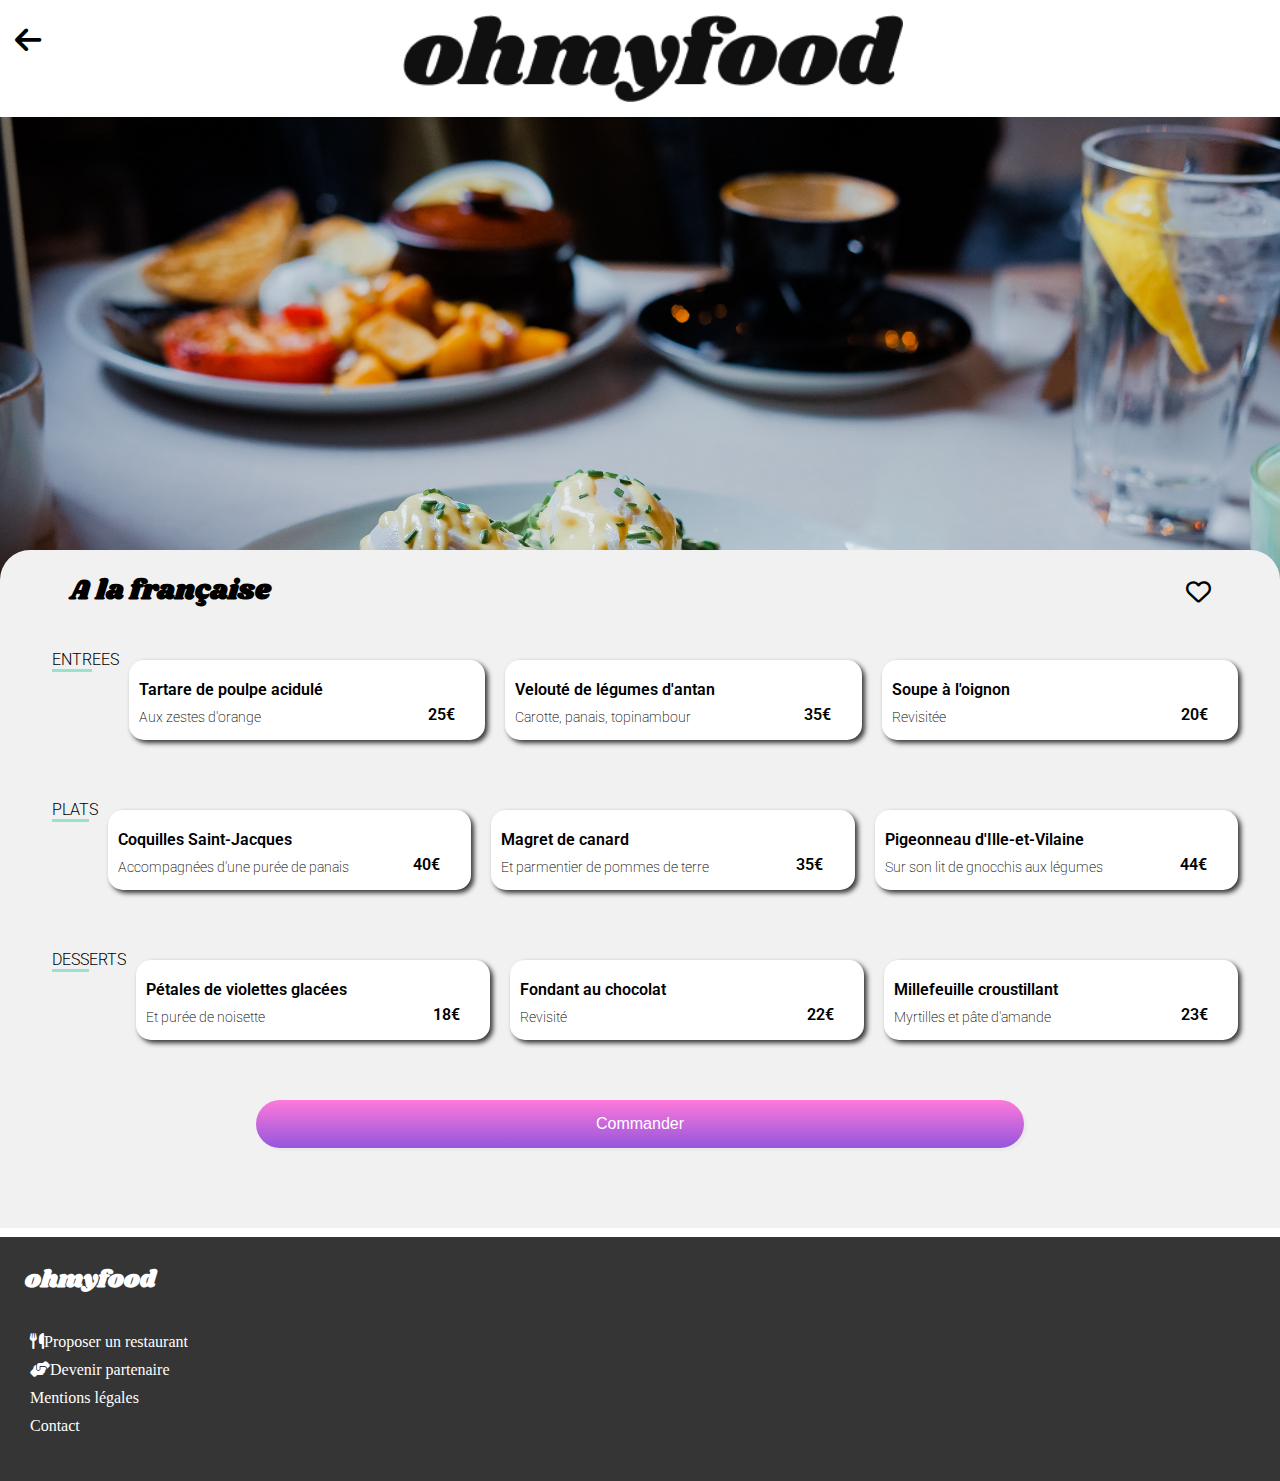
<file: menuPages/frenchMenu.html>
<!DOCTYPE html>
<html lang="FR">

<head>
    <meta charset="utf-8" />
    <title>Ohmyfood</title>
    <meta name="viewport" content="width=device-width, initial-scale=1.0, user-scalable=no">
    <link rel="stylesheet" href="frenchMenu.css">

</head>

<body>
    <header>
        <div>
            <a href="../index.html"><i class="fa-solid fa-arrow-left"></i></a>
            <img src="../images/logo/ohmyfood.png" alt="logo ohmyfood" />
        </div>

    </header>
    <div id="photo">
        <img src="../images/restaurants/toa-heftiba-DQKerTsQwi0-unsplash.jpg" alt="A la française">
    </div>

    <main>
        <div id="titre">
            <h1>A la française</h1>
            <i class="fa-regular fa-heart"></i>
        </div>
        <div class="courses">
            <h2><span>ENTR</span>EES</h2>
            <a href="#" class="courses__test courses__test--1">
                <div class="titres">
                    <h3>Tartare de poulpe acidulé</h3>
                    <p class="description">Aux zestes d'orange</p>
                </div>
                <p class="price">25€</p>
                <div class="ok"><i class="fa-solid fa-circle-check"></i></div>
            </a>
            <a href="#" class="courses__test courses__test--2">
                <div class="titres">
                    <h3>Velouté de légumes d'antan</h3>
                    <p class="description">Carotte, panais, topinambour</p>
                </div>
                <p class="price">35€</p>
                <div class="ok"><i class="fa-solid fa-circle-check"></i></div>
            </a>
            <a href="#" class="courses__test courses__test--3">
                <div class="titres">
                    <h3>Soupe à l'oignon</h3>
                    <p class="description">Revisitée</p>
                </div>
                <p class="price">20€</p>
                <div class="ok"><i class="fa-solid fa-circle-check"></i></div>
            </a>
        </div>
        <div class="courses">
            <h2><span>PLAT</span>S</h2>
            <a href="#" class="courses__test courses__test--1">
                <div class="titres">
                    <h3>Coquilles Saint-Jacques</h3>
                    <p class="description">Accompagnées d'une purée de panais</p>
                </div>
                <p class="price">40€</p>
                <div class="ok"><i class="fa-solid fa-circle-check"></i></div>
            </a>
            <a href="#" class="courses__test courses__test--2">
                <div class="titres">
                    <h3>Magret de canard</h3>
                    <p class="description">Et parmentier de pommes de terre</p>
                </div>
                <p class="price">35€</p>
                <div class="ok"><i class="fa-solid fa-circle-check"></i></div>
            </a>
            <a href="#" class="courses__test courses__test--3">
                <div class="titres">
                    <h3>Pigeonneau d'Ille-et-Vilaine</h3>
                    <p class="description">Sur son lit de gnocchis aux légumes</p>
                </div>
                <p class="price">44€</p>
                <div class="ok"><i class="fa-solid fa-circle-check"></i></div>
            </a>
        </div>
        <div class="courses">
            <h2><span>DESS</span>ERTS</h2>
            <a href="#" class="courses__test courses__test--1">
                <div class="titres">
                    <h3>Pétales de violettes glacées</h3>
                    <p class="description">Et purée de noisette</p>
                </div>
                <p class="price">18€</p>
                <div class="ok"><i class="fa-solid fa-circle-check"></i></div>
            </a>
            <a href="#" class="courses__test courses__test--2">
                <div class="titres">
                    <h3>Fondant au chocolat</h3>
                    <p class="description">Revisité</p>
                </div>
                <p class="price">22€</p>
                <div class="ok"><i class="fa-solid fa-circle-check"></i></div>
            </a>
            <a href="#" class="courses__test courses__test--3">
                <div class="titres">
                    <h3>Millefeuille croustillant</h3>
                    <p class="description">Myrtilles et pâte d'amande</p>
                </div>
                <p class="price">23€</p>
                <div class="ok"><i class="fa-solid fa-circle-check"></i></div>
            </a>
        </div>
        <button>Commander</button>
    </main>
    <footer>
        <h2>ohmyfood</h2>
        <ul>
            <li><a href="#"><i class="fa-solid fa-utensils"></i>Proposer un restaurant</a></li>
            <li><a href="#"><i class="fa-solid fa-handshake-angle"></i>Devenir partenaire</a></li>
            <li><a href="#">Mentions légales</a></li>
            <li><a href="mailto:#">Contact</a></li>
        </ul>
    </footer>
</body>

</html>
</file>
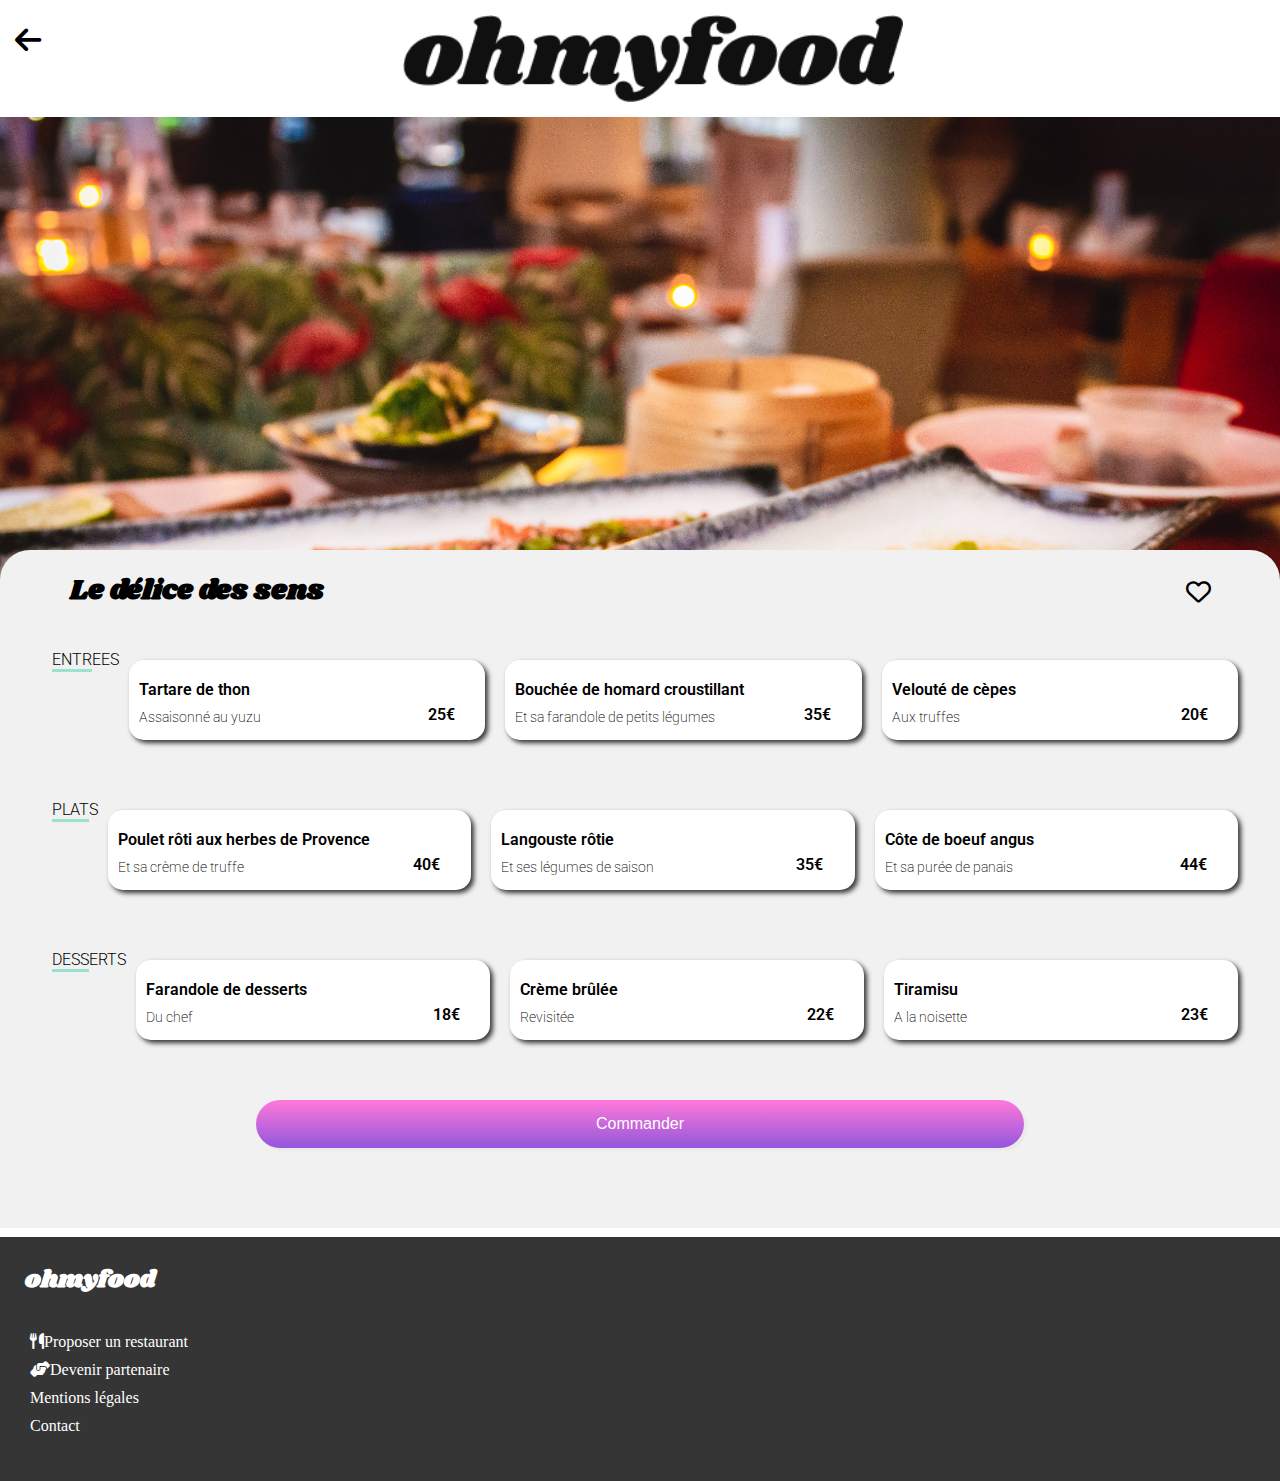
<file: menuPages/sensesDelight.html>
<!DOCTYPE html>
<html lang="FR">

<head>
    <meta charset="utf-8" />
    <title>Ohmyfood</title>
    <meta name="viewport" content="width=device-width, initial-scale=1.0, user-scalable=no">
    <link rel="stylesheet" href="frenchMenu.css">

</head>

<body>
    <header>
        <div>
            <a href="../index.html"><i class="fa-solid fa-arrow-left"></i></a>
            <img src="../images/logo/ohmyfood.png" alt="logo ohmyfood" />
        </div>
    </header>
    <div id="photo">
        <img src="../images/restaurants/louis-hansel-shotsoflouis-qNBGVyOCY8Q-unsplash.jpg" alt="Le délice des sens">
    </div>

    <main>
        <div id="titre">
            <h1>Le délice des sens</h1>
            <i class="fa-regular fa-heart"></i>
        </div>
        <div class="courses">
            <h2><span>ENTR</span>EES</h2>
            <a href="#" class="courses__test courses__test--1">
                <div class="titres">
                    <h3>Tartare de thon</h3>
                    <p class="description">Assaisonné au yuzu</p>
                </div>
                <p class="price">25€</p>
                <div class="ok"><i class="fa-solid fa-circle-check"></i></div>
            </a>
            <a href="#" class="courses__test courses__test--2">
                <div class="titres">
                    <h3>Bouchée de homard croustillant</h3>
                    <p class="description">Et sa farandole de petits légumes</p>
                </div>
                <p class="price">35€</p>
                <div class="ok"><i class="fa-solid fa-circle-check"></i></div>
            </a>
            <a href="#" class="courses__test courses__test--3">
                <div class="titres">
                    <h3>Velouté de cèpes</h3>
                    <p class="description">Aux truffes</p>
                </div>
                <p class="price">20€</p>
                <div class="ok"><i class="fa-solid fa-circle-check"></i></div>
            </a>

        </div>
        <div class="courses">
            <h2><span>PLAT</span>S</h2>
            <a href="#" class="courses__test courses__test--1">
                <div class="titres">
                    <h3>Poulet rôti aux herbes de Provence</h3>
                    <p class="description">Et sa crème de truffe</p>
                </div>
                <p class="price">40€</p>
                <div class="ok"><i class="fa-solid fa-circle-check"></i></div>

            </a>
            <a href="#" class="courses__test courses__test--2">
                <div class="titres">
                    <h3>Langouste rôtie</h3>
                    <p class="description">Et ses légumes de saison</p>
                </div>
                <p class="price">35€</p>
                <div class="ok"><i class="fa-solid fa-circle-check"></i></div>

            </a>
            <a href="#" class="courses__test courses__test--3">
                <div class="titres">
                    <h3>Côte de boeuf angus</h3>
                    <p class="description">Et sa purée de panais</p>
                </div>
                <p class="price">44€</p>
                <div class="ok"><i class="fa-solid fa-circle-check"></i></div>

            </a>
        </div>
        <div class="courses">
            <h2><span>DESS</span>ERTS</h2>
            <a href="#" class="courses__test courses__test--1">
                <div class="titres">
                    <h3>Farandole de desserts</h3>
                    <p class="description">Du chef</p>
                </div>
                <p class="price">18€</p>
                <div class="ok"><i class="fa-solid fa-circle-check"></i></div>

            </a>
            <a href="#" class="courses__test courses__test--2">
                <div class="titres">
                    <h3>Crème brûlée</h3>
                    <p class="description">Revisitée</p>
                </div>
                <p class="price">22€</p>
                <div class="ok"><i class="fa-solid fa-circle-check"></i></div>

            </a>

            <a href="#" class="courses__test courses__test--3">
                <div class="titres">
                    <h3>Tiramisu</h3>
                    <p class="description">A la noisette</p>
                </div>
                <p class="price">23€</p>
                <div class="ok"><i class="fa-solid fa-circle-check"></i></div>

            </a>
        </div>
        <button>Commander</button>
    </main>
    <footer>
        <h2>ohmyfood</h2>
        <ul>
            <li><a href="#"><i class="fa-solid fa-utensils"></i>Proposer un restaurant</a></li>
            <li><a href="#"><i class="fa-solid fa-handshake-angle"></i>Devenir partenaire</a></li>
            <li><a href="#">Mentions légales</a></li>
            <li><a href="mailto:#">Contact</a></li>
        </ul>
    </footer>
</body>

</html>
</file>
<file: CSS/accueil.css>
@font-face {
  font-family: 'Roboto';
  src: url("./fonts&icons/Roboto/Roboto-Regular.ttf") format("truetype");
}

@font-face {
  font-family: 'Shrikhand';
  src: url("./fonts&icons/Shrikhand/Shrikhand-Regular.ttf") format("truetype");
}

@-webkit-keyframes spin {
  0% {
    -webkit-transform: rotate(0deg);
            transform: rotate(0deg);
  }
  100% {
    -webkit-transform: rotate(360deg);
            transform: rotate(360deg);
  }
}

@keyframes spin {
  0% {
    -webkit-transform: rotate(0deg);
            transform: rotate(0deg);
  }
  100% {
    -webkit-transform: rotate(360deg);
            transform: rotate(360deg);
  }
}

@-webkit-keyframes loader-container--disappear {
  0% {
    opacity: 1;
    z-index: 1000;
  }
  90% {
    opacity: 1;
  }
  100% {
    opacity: 0;
    z-index: -1;
  }
}

@keyframes loader-container--disappear {
  0% {
    opacity: 1;
    z-index: 1000;
  }
  90% {
    opacity: 1;
  }
  100% {
    opacity: 0;
    z-index: -1;
  }
}

@-webkit-keyframes disappear-after-loader {
  0% {
    opacity: 0;
  }
  100% {
    opacity: 1;
  }
}

@keyframes disappear-after-loader {
  0% {
    opacity: 0;
  }
  100% {
    opacity: 1;
  }
}

@-webkit-keyframes translateY__course {
  0% {
    -webkit-transform: translateY(-70px);
            transform: translateY(-70px);
    opacity: 0;
  }
  50% {
    -webkit-transform: translateY(-20px);
            transform: translateY(-20px);
    opacity: 0.8;
  }
  100% {
    -webkit-transform: translateY(0);
            transform: translateY(0);
    opacity: 1;
  }
}

@keyframes translateY__course {
  0% {
    -webkit-transform: translateY(-70px);
            transform: translateY(-70px);
    opacity: 0;
  }
  50% {
    -webkit-transform: translateY(-20px);
            transform: translateY(-20px);
    opacity: 0.8;
  }
  100% {
    -webkit-transform: translateY(0);
            transform: translateY(0);
    opacity: 1;
  }
}

body {
  width: 100%;
  font-family: "Roboto", "sans serif";
  margin: 0;
  padding: 0;
  position: relative;
  opacity: 1;
}

.loader {
  width: 100%;
  height: 100%;
  position: fixed;
  top: 0;
  left: 0;
  display: -webkit-box;
  display: -ms-flexbox;
  display: flex;
  -webkit-box-align: center;
      -ms-flex-align: center;
          align-items: center;
  -webkit-box-pack: center;
      -ms-flex-pack: center;
          justify-content: center;
  background-color: #f1f1f1;
  -webkit-animation: loader-container--disappear 3s 0s ease-in-out both;
          animation: loader-container--disappear 3s 0s ease-in-out both;
}

.loader-circles {
  width: 300px;
  height: 300px;
  padding: 30px;
  border-radius: 300px;
  border: 6px solid transparent;
  border-top-color: #9356DC;
  position: relative;
  -webkit-animation: spin 1.5s 0.5s infinite;
          animation: spin 1.5s 0.5s infinite;
}

.loader-circles::after {
  content: '';
  position: absolute;
  top: 5px;
  left: 5px;
  right: 5px;
  bottom: 5px;
  border-radius: 300px;
  border: 6px solid transparent;
  border-top-color: #FF79DA;
  opacity: 0.8;
  -webkit-animation: spin 2s 0.5s infinite;
          animation: spin 2s 0.5s infinite;
}

.loader-circles::before {
  content: '';
  position: absolute;
  top: 15px;
  left: 15px;
  right: 15px;
  bottom: 15px;
  border-radius: 300px;
  border: 6px solid transparent;
  border-top-color: #99E2D0;
  -webkit-animation: spin 0.5s 0.5s infinite;
          animation: spin 0.5s 0.5s infinite;
}

header {
  padding: 15px;
  display: -webkit-box;
  display: -ms-flexbox;
  display: flex;
  -webkit-box-flex: 50%;
      -ms-flex: 50%;
          flex: 50%;
  -webkit-box-pack: start;
      -ms-flex-pack: start;
          justify-content: start;
}

header img {
  width: 40%;
  margin-left: auto;
  margin-right: auto;
}

main {
  width: 100%;
  -webkit-animation: disappear-after-loader 3s 0s ease-in-out both;
          animation: disappear-after-loader 3s 0s ease-in-out both;
}

.form-nav {
  display: -webkit-box;
  display: -ms-flexbox;
  display: flex;
  -webkit-box-orient: vertical;
  -webkit-box-direction: normal;
      -ms-flex-direction: column;
          flex-direction: column;
  width: 100%;
}

form {
  background-color: #f1f1f1;
  color: #000000;
  display: -webkit-box;
  display: -ms-flexbox;
  display: flex;
  -webkit-box-orient: vertical;
  -webkit-box-direction: normal;
      -ms-flex-direction: column;
          flex-direction: column;
  -webkit-box-align: center;
      -ms-flex-align: center;
          align-items: center;
  text-align: center;
  padding: 20px 0 50px 0;
  margin-left: 0;
  width: 100%;
}

@media screen and (max-width: 767px) {
  form {
    width: 100%;
    padding: 0 0 50px 0;
  }
}

form div {
  background-color: #eaeaea;
  border-radius: 20px;
  padding: 5px 30px;
  font-size: 20px;
  width: 60%;
}

@media screen and (max-width: 767px) {
  form div {
    width: 100%;
    border-radius: 0;
    padding: 0;
  }
}

form div input {
  border: none;
  color: #000000;
  background-color: #eaeaea;
}

form div i {
  padding: 10px;
}

form h1 {
  padding-top: 20px;
  font-size: 25px;
  font-weight: 700;
  width: 70%;
}

form p {
  font-weight: 100;
  font-size: 17px;
  margin-top: 0;
  margin-bottom: 25px;
}

form .btn {
  -webkit-box-pack: center;
      -ms-flex-pack: center;
          justify-content: center;
  padding: 15px 10px 15px 10px;
  border-radius: 40px;
  background: -webkit-gradient(linear, left top, left bottom, from(#FF79DA), to(#9356DC));
  background: linear-gradient(to bottom, #FF79DA, #9356DC);
  background: -moz-linear-gradient(to bottom, #FF79DA, #9356DC);
  color: #ffffff;
  font-size: 16px;
  width: 60%;
  margin: auto;
  border: none;
  -webkit-box-shadow: 3px 3px 1px #eaeaea;
          box-shadow: 3px 3px 1px #eaeaea;
  position: relative;
  cursor: pointer;
}

form .btn:hover {
  border-radius: 30px;
  -webkit-box-shadow: 4px 4px 3px #353535;
          box-shadow: 4px 4px 3px #353535;
  background: #fface8;
}

#functionning {
  padding: 30px;
  height: 100%;
  margin-bottom: 30px;
  background-color: #ffffff;
}

#functionning ul {
  width: 100%;
  margin: 0;
  padding: 0;
}

@media screen and (min-width: 768px) and (max-width: 992px) {
  #functionning ul {
    -ms-flex-pack: distribute;
        justify-content: space-around;
  }
}

.parts {
  background-color: #f1f1f1;
  padding: 5px 15px;
  border-radius: 20px;
  text-decoration: none;
  color: #000000;
  margin-top: 15px;
  position: relative;
  display: -webkit-box;
  display: -ms-flexbox;
  display: flex;
  -ms-flex-pack: distribute;
      justify-content: space-around;
  -webkit-box-align: center;
      -ms-flex-align: center;
          align-items: center;
  font-weight: 200;
  -webkit-box-shadow: 3px 3px 5px #eaeaea;
          box-shadow: 3px 3px 5px #eaeaea;
  z-index: 1;
  width: 90%;
  margin-left: auto;
  margin-right: auto;
}

@media screen and (max-width: 767px) {
  .parts {
    width: 90%;
  }
}

@media screen and (min-width: 768px) and (max-width: 992px) {
  .parts {
    width: 90%;
  }
}

.parts:hover {
  -webkit-box-shadow: 4px 4px 3px #353535;
          box-shadow: 4px 4px 3px #353535;
}

.parts:hover::after {
  opacity: 0.2;
  z-index: 2;
}

.parts:hover > .fa-solid {
  color: #9356DC;
}

.parts::after {
  border-radius: 25px;
  content: "";
  position: absolute;
  top: 0;
  right: 0;
  bottom: 0;
  left: 0;
  background: #9356DC;
  opacity: 0;
  z-index: -1;
  -webkit-transition: opacity 250ms ease-in;
  transition: opacity 250ms ease-in;
}

.parts span {
  padding: 5px 10px;
  border-radius: 25px;
  background-color: #9356DC;
  position: absolute;
  left: -10px;
  top: 12px;
  color: #ffffff;
}

.parts i {
  font-size: 20px;
  padding: 10px 5px 5px 5px;
}

.parts p {
  display: inline-block;
  margin: 0;
}

#restaurants {
  padding-top: 30px;
  padding-bottom: 30px;
  margin-left: 0;
  background-color: #f1f1f1;
  width: 100%;
  display: -webkit-box;
  display: -ms-flexbox;
  display: flex;
  -webkit-box-orient: vertical;
  -webkit-box-direction: normal;
      -ms-flex-direction: column;
          flex-direction: column;
  height: auto;
}

#restaurants h2 {
  padding-left: 20px;
  font-weight: 600;
}

#restaurants .restaurants-names {
  display: -webkit-box;
  display: -ms-flexbox;
  display: flex;
  -webkit-box-orient: horizontal;
  -webkit-box-direction: normal;
      -ms-flex-direction: row;
          flex-direction: row;
  -ms-flex-wrap: wrap;
      flex-wrap: wrap;
  margin-bottom: 20px;
  width: 100%;
  -webkit-box-pack: center;
      -ms-flex-pack: center;
          justify-content: center;
}

.restaurants {
  width: 45%;
  border-radius: 25px;
  margin: 10px;
  overflow: hidden;
  background-color: #ffffff;
  position: relative;
}

@media screen and (max-width: 767px) {
  .restaurants {
    width: 90%;
  }
}

.restaurants:hover {
  -webkit-box-shadow: 5px 5px 3px #353535;
          box-shadow: 5px 5px 3px #353535;
}

.restaurants a {
  text-decoration: none;
  background-color: blue;
}

.restaurants a .images {
  width: 100%;
  position: relative;
  overflow: hidden;
}

.restaurants a .images img {
  width: 100%;
  -o-object-position: 0% 65%;
  object-position: 0% 65%;
  height: 165px;
  -o-object-fit: cover;
  object-fit: cover;
}

.restaurants a .images .new {
  padding: 6px 8px;
  background-color: #99E2D0;
  color: #32b091;
  font-weight: 500;
  font-size: 15px;
  position: absolute;
  top: 0px;
  right: 20px;
}

@media screen and (max-width: 767px) {
  .restaurants a {
    width: 90%;
    margin-left: auto;
    margin-right: auto;
  }
}

.restaurants .card-body {
  background-color: #ffffff;
  position: relative;
  color: #000000;
  display: -webkit-box;
  display: -ms-flexbox;
  display: flex;
  padding: 15px;
  -webkit-box-pack: justify;
      -ms-flex-pack: justify;
          justify-content: space-between;
  -webkit-box-orient: vertical;
  -webkit-box-direction: normal;
      -ms-flex-direction: column;
          flex-direction: column;
}

.restaurants .card-body h3 {
  margin: 0;
  padding-bottom: 5px;
  font-weight: 600;
}

.restaurants .card-body p {
  margin: 0;
  font-weight: 300;
}

.heart {
  font-size: 25px;
  cursor: pointer;
}

.heart .empty {
  top: 185px;
  right: 10px;
  position: absolute;
  opacity: 1;
  z-index: 999;
  -webkit-transition: all 1s;
  transition: all 1s;
  font-weight: 200;
}

.heart .empty:hover {
  opacity: 0;
}

.heart .empty:hover + .full {
  height: 100%;
}

.heart .full {
  top: 185px;
  right: 10px;
  position: absolute;
  height: 0%;
  background: -webkit-gradient(linear, left top, left bottom, color-stop(24%, #FF79DA), color-stop(76%, #9356DC));
  background: linear-gradient(180deg, #FF79DA 24%, #9356DC 76%);
  background-clip: text;
  -webkit-background-clip: text;
  -webkit-text-fill-color: transparent;
  -moz-background-clip: text;
  -moz-text-fill-color: transparent;
  -webkit-transition: all 2s ease-in-out;
  transition: all 2s ease-in-out;
  opacity: 1;
  height: 0%;
}

.heart .full::after {
  content: "";
  position: absolute;
  right: 0px;
  top: 0px;
  background: #fff;
  height: 100%;
}

footer {
  margin: 0;
  background-color: #353535;
  color: #ffffff;
  padding: 25px;
}

footer h2 {
  font-family: "Shrikhand", "sans-serif";
  margin: 0;
  padding-bottom: 15px;
}

footer ul {
  list-style-type: none;
  padding: 0;
  width: 100%;
}

@media screen and (max-width: 767px) {
  footer ul {
    padding-left: 0px;
  }
}

footer ul li {
  width: 100%;
  padding: 5px;
}

footer ul li a {
  width: 100%;
  color: white;
  text-decoration: none;
}

footer ul li a:hover {
  text-decoration: underline;
}
/*# sourceMappingURL=accueil.css.map */
</file>
<file: CSS/frenchMenu.css>
@font-face {
  font-family: 'Roboto';
  src: url("./fonts&icons/Roboto/Roboto-Regular.ttf") format("truetype");
}

@font-face {
  font-family: 'Shrikhand';
  src: url("./fonts&icons/Shrikhand/Shrikhand-Regular.ttf") format("truetype");
}

@-webkit-keyframes spin {
  0% {
    -webkit-transform: rotate(0deg);
            transform: rotate(0deg);
  }
  100% {
    -webkit-transform: rotate(360deg);
            transform: rotate(360deg);
  }
}

@keyframes spin {
  0% {
    -webkit-transform: rotate(0deg);
            transform: rotate(0deg);
  }
  100% {
    -webkit-transform: rotate(360deg);
            transform: rotate(360deg);
  }
}

@-webkit-keyframes loader-container--disappear {
  0% {
    opacity: 1;
    z-index: 1000;
  }
  90% {
    opacity: 1;
  }
  100% {
    opacity: 0;
    z-index: -1;
  }
}

@keyframes loader-container--disappear {
  0% {
    opacity: 1;
    z-index: 1000;
  }
  90% {
    opacity: 1;
  }
  100% {
    opacity: 0;
    z-index: -1;
  }
}

@-webkit-keyframes disappear-after-loader {
  0% {
    opacity: 0;
  }
  100% {
    opacity: 1;
  }
}

@keyframes disappear-after-loader {
  0% {
    opacity: 0;
  }
  100% {
    opacity: 1;
  }
}

@-webkit-keyframes translateY__course {
  0% {
    -webkit-transform: translateY(-70px);
            transform: translateY(-70px);
    opacity: 0;
  }
  50% {
    -webkit-transform: translateY(-20px);
            transform: translateY(-20px);
    opacity: 0.8;
  }
  100% {
    -webkit-transform: translateY(0);
            transform: translateY(0);
    opacity: 1;
  }
}

@keyframes translateY__course {
  0% {
    -webkit-transform: translateY(-70px);
            transform: translateY(-70px);
    opacity: 0;
  }
  50% {
    -webkit-transform: translateY(-20px);
            transform: translateY(-20px);
    opacity: 0.8;
  }
  100% {
    -webkit-transform: translateY(0);
            transform: translateY(0);
    opacity: 1;
  }
}

body {
  width: 100%;
  font-family: "Roboto", "sans serif";
  margin: 0;
  padding: 0;
  position: relative;
  opacity: 1;
}

.loader {
  width: 100%;
  height: 100%;
  position: fixed;
  top: 0;
  left: 0;
  display: -webkit-box;
  display: -ms-flexbox;
  display: flex;
  -webkit-box-align: center;
      -ms-flex-align: center;
          align-items: center;
  -webkit-box-pack: center;
      -ms-flex-pack: center;
          justify-content: center;
  background-color: #f1f1f1;
  -webkit-animation: loader-container--disappear 3s 0s ease-in-out both;
          animation: loader-container--disappear 3s 0s ease-in-out both;
}

.loader-circles {
  width: 300px;
  height: 300px;
  padding: 30px;
  border-radius: 300px;
  border: 6px solid transparent;
  border-top-color: #9356DC;
  position: relative;
  -webkit-animation: spin 1.5s 0.5s infinite;
          animation: spin 1.5s 0.5s infinite;
}

.loader-circles::after {
  content: '';
  position: absolute;
  top: 5px;
  left: 5px;
  right: 5px;
  bottom: 5px;
  border-radius: 300px;
  border: 6px solid transparent;
  border-top-color: #FF79DA;
  opacity: 0.8;
  -webkit-animation: spin 2s 0.5s infinite;
          animation: spin 2s 0.5s infinite;
}

.loader-circles::before {
  content: '';
  position: absolute;
  top: 15px;
  left: 15px;
  right: 15px;
  bottom: 15px;
  border-radius: 300px;
  border: 6px solid transparent;
  border-top-color: #99E2D0;
  -webkit-animation: spin 0.5s 0.5s infinite;
          animation: spin 0.5s 0.5s infinite;
}

header {
  padding: 15px;
  display: -webkit-box;
  display: -ms-flexbox;
  display: flex;
  -webkit-box-flex: 50%;
      -ms-flex: 50%;
          flex: 50%;
  -webkit-box-pack: start;
      -ms-flex-pack: start;
          justify-content: start;
}

header img {
  width: 40%;
  margin-left: auto;
  margin-right: auto;
}

main {
  width: 100%;
  -webkit-animation: disappear-after-loader 3s 0s ease-in-out both;
          animation: disappear-after-loader 3s 0s ease-in-out both;
}

.form-nav {
  display: -webkit-box;
  display: -ms-flexbox;
  display: flex;
  -webkit-box-orient: vertical;
  -webkit-box-direction: normal;
      -ms-flex-direction: column;
          flex-direction: column;
  width: 100%;
}

form {
  background-color: #f1f1f1;
  color: #000000;
  display: -webkit-box;
  display: -ms-flexbox;
  display: flex;
  -webkit-box-orient: vertical;
  -webkit-box-direction: normal;
      -ms-flex-direction: column;
          flex-direction: column;
  -webkit-box-align: center;
      -ms-flex-align: center;
          align-items: center;
  text-align: center;
  padding: 20px 0 50px 0;
  margin-left: 0;
  width: 100%;
}

@media screen and (max-width: 767px) {
  form {
    width: 100%;
    padding: 0 0 50px 0;
  }
}

form div {
  background-color: #eaeaea;
  border-radius: 20px;
  padding: 5px 30px;
  font-size: 20px;
  width: 60%;
}

@media screen and (max-width: 767px) {
  form div {
    width: 100%;
    border-radius: 0;
    padding: 0;
  }
}

form div input {
  border: none;
  color: #000000;
  background-color: #eaeaea;
}

form div i {
  padding: 10px;
}

form h1 {
  padding-top: 20px;
  font-size: 25px;
  font-weight: 700;
  width: 70%;
}

form p {
  font-weight: 100;
  font-size: 17px;
  margin-top: 0;
  margin-bottom: 25px;
}

form .btn {
  -webkit-box-pack: center;
      -ms-flex-pack: center;
          justify-content: center;
  padding: 15px 10px 15px 10px;
  border-radius: 40px;
  background: -webkit-gradient(linear, left top, left bottom, from(#FF79DA), to(#9356DC));
  background: linear-gradient(to bottom, #FF79DA, #9356DC);
  background: -moz-linear-gradient(to bottom, #FF79DA, #9356DC);
  color: #ffffff;
  font-size: 16px;
  width: 60%;
  margin: auto;
  border: none;
  -webkit-box-shadow: 3px 3px 1px #eaeaea;
          box-shadow: 3px 3px 1px #eaeaea;
  position: relative;
  cursor: pointer;
}

form .btn:hover {
  border-radius: 30px;
  -webkit-box-shadow: 4px 4px 3px #353535;
          box-shadow: 4px 4px 3px #353535;
  background: #fface8;
}

#functionning {
  padding: 30px;
  height: 100%;
  margin-bottom: 30px;
  background-color: #ffffff;
}

#functionning ul {
  width: 100%;
  margin: 0;
  padding: 0;
}

@media screen and (min-width: 768px) and (max-width: 992px) {
  #functionning ul {
    -ms-flex-pack: distribute;
        justify-content: space-around;
  }
}

.parts {
  background-color: #f1f1f1;
  padding: 5px 15px;
  border-radius: 20px;
  text-decoration: none;
  color: #000000;
  margin-top: 15px;
  position: relative;
  display: -webkit-box;
  display: -ms-flexbox;
  display: flex;
  -ms-flex-pack: distribute;
      justify-content: space-around;
  -webkit-box-align: center;
      -ms-flex-align: center;
          align-items: center;
  font-weight: 200;
  -webkit-box-shadow: 3px 3px 5px #eaeaea;
          box-shadow: 3px 3px 5px #eaeaea;
  z-index: 1;
  width: 90%;
  margin-left: auto;
  margin-right: auto;
}

@media screen and (max-width: 767px) {
  .parts {
    width: 90%;
  }
}

@media screen and (min-width: 768px) and (max-width: 992px) {
  .parts {
    width: 90%;
  }
}

.parts:hover {
  -webkit-box-shadow: 4px 4px 3px #353535;
          box-shadow: 4px 4px 3px #353535;
}

.parts:hover::after {
  opacity: 0.2;
  z-index: 2;
}

.parts:hover > .fa-solid {
  color: #9356DC;
}

.parts::after {
  border-radius: 25px;
  content: "";
  position: absolute;
  top: 0;
  right: 0;
  bottom: 0;
  left: 0;
  background: #9356DC;
  opacity: 0;
  z-index: -1;
  -webkit-transition: opacity 250ms ease-in;
  transition: opacity 250ms ease-in;
}

.parts span {
  padding: 5px 10px;
  border-radius: 25px;
  background-color: #9356DC;
  position: absolute;
  left: -10px;
  top: 12px;
  color: #ffffff;
}

.parts i {
  font-size: 20px;
  padding: 10px 5px 5px 5px;
}

.parts p {
  display: inline-block;
  margin: 0;
}

#restaurants {
  padding-top: 30px;
  padding-bottom: 30px;
  margin-left: 0;
  background-color: #f1f1f1;
  width: 100%;
  display: -webkit-box;
  display: -ms-flexbox;
  display: flex;
  -webkit-box-orient: vertical;
  -webkit-box-direction: normal;
      -ms-flex-direction: column;
          flex-direction: column;
  height: auto;
}

#restaurants h2 {
  padding-left: 20px;
  font-weight: 600;
}

#restaurants .restaurants-names {
  display: -webkit-box;
  display: -ms-flexbox;
  display: flex;
  -webkit-box-orient: horizontal;
  -webkit-box-direction: normal;
      -ms-flex-direction: row;
          flex-direction: row;
  -ms-flex-wrap: wrap;
      flex-wrap: wrap;
  margin-bottom: 20px;
  width: 100%;
  -webkit-box-pack: center;
      -ms-flex-pack: center;
          justify-content: center;
}

.restaurants {
  width: 45%;
  border-radius: 25px;
  margin: 10px;
  overflow: hidden;
  background-color: #ffffff;
  position: relative;
}

@media screen and (max-width: 767px) {
  .restaurants {
    width: 90%;
  }
}

.restaurants:hover {
  -webkit-box-shadow: 5px 5px 3px #353535;
          box-shadow: 5px 5px 3px #353535;
}

.restaurants a {
  text-decoration: none;
  background-color: blue;
}

.restaurants a .images {
  width: 100%;
  position: relative;
  overflow: hidden;
}

.restaurants a .images img {
  width: 100%;
  -o-object-position: 0% 65%;
  object-position: 0% 65%;
  height: 165px;
  -o-object-fit: cover;
  object-fit: cover;
}

.restaurants a .images .new {
  padding: 6px 8px;
  background-color: #99E2D0;
  color: #32b091;
  font-weight: 500;
  font-size: 15px;
  position: absolute;
  top: 0px;
  right: 20px;
}

@media screen and (max-width: 767px) {
  .restaurants a {
    width: 90%;
    margin-left: auto;
    margin-right: auto;
  }
}

.restaurants .card-body {
  background-color: #ffffff;
  position: relative;
  color: #000000;
  display: -webkit-box;
  display: -ms-flexbox;
  display: flex;
  padding: 15px;
  -webkit-box-pack: justify;
      -ms-flex-pack: justify;
          justify-content: space-between;
  -webkit-box-orient: vertical;
  -webkit-box-direction: normal;
      -ms-flex-direction: column;
          flex-direction: column;
}

.restaurants .card-body h3 {
  margin: 0;
  padding-bottom: 5px;
  font-weight: 600;
}

.restaurants .card-body p {
  margin: 0;
  font-weight: 300;
}

.heart {
  font-size: 25px;
  cursor: pointer;
}

.heart .empty {
  top: 185px;
  right: 10px;
  position: absolute;
  opacity: 1;
  z-index: 999;
  -webkit-transition: all 1s;
  transition: all 1s;
  font-weight: 200;
}

.heart .empty:hover {
  opacity: 0;
}

.heart .empty:hover + .full {
  height: 100%;
}

.heart .full {
  top: 185px;
  right: 10px;
  position: absolute;
  height: 0%;
  background: -webkit-gradient(linear, left top, left bottom, color-stop(24%, #FF79DA), color-stop(76%, #9356DC));
  background: linear-gradient(180deg, #FF79DA 24%, #9356DC 76%);
  background-clip: text;
  -webkit-background-clip: text;
  -webkit-text-fill-color: transparent;
  -moz-background-clip: text;
  -moz-text-fill-color: transparent;
  -webkit-transition: all 2s ease-in-out;
  transition: all 2s ease-in-out;
  opacity: 1;
  height: 0%;
}

.heart .full::after {
  content: "";
  position: absolute;
  right: 0px;
  top: 0px;
  background: #fff;
  height: 100%;
}

footer {
  margin: 0;
  background-color: #353535;
  color: #ffffff;
  padding: 25px;
}

footer h2 {
  font-family: "Shrikhand", "sans-serif";
  margin: 0;
  padding-bottom: 15px;
}

footer ul {
  list-style-type: none;
  padding: 0;
  width: 100%;
}

@media screen and (max-width: 767px) {
  footer ul {
    padding-left: 0px;
  }
}

footer ul li {
  width: 100%;
  padding: 5px;
}

footer ul li a {
  width: 100%;
  color: white;
  text-decoration: none;
}

footer ul li a:hover {
  text-decoration: underline;
}

@-webkit-keyframes spin {
  0% {
    -webkit-transform: rotate(0deg);
            transform: rotate(0deg);
  }
  100% {
    -webkit-transform: rotate(360deg);
            transform: rotate(360deg);
  }
}

@keyframes spin {
  0% {
    -webkit-transform: rotate(0deg);
            transform: rotate(0deg);
  }
  100% {
    -webkit-transform: rotate(360deg);
            transform: rotate(360deg);
  }
}

@-webkit-keyframes loader-container--disappear {
  0% {
    opacity: 1;
    z-index: 1000;
  }
  90% {
    opacity: 1;
  }
  100% {
    opacity: 0;
    z-index: -1;
  }
}

@keyframes loader-container--disappear {
  0% {
    opacity: 1;
    z-index: 1000;
  }
  90% {
    opacity: 1;
  }
  100% {
    opacity: 0;
    z-index: -1;
  }
}

@-webkit-keyframes disappear-after-loader {
  0% {
    opacity: 0;
  }
  100% {
    opacity: 1;
  }
}

@keyframes disappear-after-loader {
  0% {
    opacity: 0;
  }
  100% {
    opacity: 1;
  }
}

@-webkit-keyframes translateY__course {
  0% {
    -webkit-transform: translateY(-70px);
            transform: translateY(-70px);
    opacity: 0;
  }
  50% {
    -webkit-transform: translateY(-20px);
            transform: translateY(-20px);
    opacity: 0.8;
  }
  100% {
    -webkit-transform: translateY(0);
            transform: translateY(0);
    opacity: 1;
  }
}

@keyframes translateY__course {
  0% {
    -webkit-transform: translateY(-70px);
            transform: translateY(-70px);
    opacity: 0;
  }
  50% {
    -webkit-transform: translateY(-20px);
            transform: translateY(-20px);
    opacity: 0.8;
  }
  100% {
    -webkit-transform: translateY(0);
            transform: translateY(0);
    opacity: 1;
  }
}

body {
  width: 100%;
}

header {
  padding: 15px;
  display: -webkit-box;
  display: -ms-flexbox;
  display: flex;
  -webkit-box-flex: 50%;
      -ms-flex: 50%;
          flex: 50%;
  -webkit-box-pack: start;
      -ms-flex-pack: start;
          justify-content: start;
}

header div {
  display: -webkit-box;
  display: -ms-flexbox;
  display: flex;
  -webkit-box-pack: center;
      -ms-flex-pack: center;
          justify-content: center;
  -webkit-box-flex: 50%;
      -ms-flex: 50%;
          flex: 50%;
}

header div img {
  width: 40%;
  margin-left: auto;
  margin-right: auto;
}

header div a {
  color: #000000;
}

header div a .fa-arrow-left {
  margin-top: 10px;
  font-size: 30px;
}

#photo {
  width: 100%;
  position: relative;
  height: 500px;
  overflow: hidden;
}

@media screen and (min-width: 768px) and (max-width: 992px) {
  #photo {
    height: 400px;
  }
}

@media screen and (max-width: 767px) {
  #photo {
    height: 250px;
  }
}

#photo img {
  width: 100%;
  -o-object-fit: cover;
     object-fit: cover;
}

@media screen and (min-width: 768px) and (max-width: 992px) {
  #photo img {
    -webkit-transform: translate(0, -200px);
            transform: translate(0, -200px);
  }
}

@media screen and (max-width: 767px) {
  #photo img {
    -webkit-transform: translate(0, -50px);
            transform: translate(0, -50px);
  }
}

main {
  position: absolute;
  top: 550px;
  border-radius: 30px 30px 0 0;
  background-color: #f1f1f1;
  height: auto;
  padding-bottom: 80px;
}

@media screen and (min-width: 768px) and (max-width: 992px) {
  main {
    top: 400px;
  }
}

@media screen and (max-width: 767px) {
  main {
    top: 230px;
    padding-bottom: 140px;
  }
}

#titre {
  display: -webkit-box;
  display: -ms-flexbox;
  display: flex;
  -webkit-box-pack: start;
      -ms-flex-pack: start;
          justify-content: flex-start;
  padding: 20px;
  position: relative;
}

#titre h1 {
  font-family: "Shrikhand", "sans-serif";
  margin-top: 0;
  width: 90%;
  display: block;
  font-size: 28px;
}

#titre .heart {
  font-size: 25px;
  cursor: pointer;
}

#titre .heart .empty {
  top: 20px;
  right: 20px;
  position: absolute;
  opacity: 1;
  z-index: 999;
  -webkit-transition: all 1s;
  transition: all 1s;
  font-weight: 200;
}

#titre .heart .empty:hover {
  opacity: 0;
}

#titre .heart .empty:hover + .full {
  height: 100%;
}

#titre .heart .full {
  top: 20px;
  right: 20px;
  position: absolute;
  height: 0%;
  background: -webkit-gradient(linear, left top, left bottom, color-stop(24%, #FF79DA), color-stop(76%, #9356DC));
  background: linear-gradient(180deg, #FF79DA 24%, #9356DC 76%);
  background-clip: text;
  -webkit-background-clip: text;
  -webkit-text-fill-color: transparent;
  -moz-background-clip: text;
  -moz-text-fill-color: transparent;
  -webkit-transition: all 2s ease-in-out;
  transition: all 2s ease-in-out;
  opacity: 1;
  height: 0%;
}

#titre .heart .full::after {
  content: "";
  position: absolute;
  right: 0px;
  top: 0px;
  background: #fff;
  height: 100%;
}

.courses {
  width: 95%;
  margin-bottom: 50px;
  margin-left: auto;
  margin-right: auto;
}

.courses h2 {
  padding: 0 0 5px 0;
  margin: 0 0 15px 15px;
  font-size: 16px;
  font-weight: 300;
  width: 100%;
}

.courses h2 span {
  border-bottom: 3px solid #99E2D0;
}

.courses .menu {
  display: -webkit-box;
  display: -ms-flexbox;
  display: flex;
  -ms-flex-wrap: wrap;
      flex-wrap: wrap;
  -webkit-box-orient: horizontal;
  -webkit-box-direction: normal;
      -ms-flex-direction: row;
          flex-direction: row;
  list-style-type: none;
}

@media screen and (max-width: 767px) {
  .courses .menu {
    -webkit-box-orient: vertical;
    -webkit-box-direction: normal;
        -ms-flex-direction: column;
            flex-direction: column;
    padding-left: 0;
  }
}

.courses__test {
  display: -webkit-box;
  display: -ms-flexbox;
  display: flex;
  -webkit-box-pack: justify;
      -ms-flex-pack: justify;
          justify-content: space-between;
  -webkit-box-align: center;
      -ms-flex-align: center;
          align-items: center;
  -ms-flex-wrap: nowrap;
      flex-wrap: nowrap;
  padding-left: 10px;
  background-color: #ffffff;
  width: 30%;
  margin: 10px;
  height: 80px;
  text-decoration: none;
  color: black;
  overflow: hidden;
  border-radius: 15px;
  -webkit-box-shadow: 3px 3px 5px #353535;
          box-shadow: 3px 3px 5px #353535;
  -webkit-animation: translateY__course 3s both;
          animation: translateY__course 3s both;
}

.courses__test--1 {
  -webkit-animation-delay: 0.5s;
          animation-delay: 0.5s;
}

.courses__test--2 {
  -webkit-animation-delay: 1s;
          animation-delay: 1s;
}

.courses__test--3 {
  -webkit-animation-delay: 1.5s;
          animation-delay: 1.5s;
}

@media screen and (max-width: 767px) {
  .courses__test {
    width: 90%;
  }
}

@media screen and (min-width: 768px) and (max-width: 992px) {
  .courses__test {
    width: 45%;
  }
}

.courses__test:hover h3 {
  white-space: nowrap;
  text-overflow: ellipsis;
}

.courses__test:hover .description {
  overflow: hidden;
  white-space: nowrap;
  text-overflow: ellipsis;
}

.courses__test:hover .ok {
  width: 20%;
}

.courses__test:hover i {
  -webkit-transform: rotate(360deg);
          transform: rotate(360deg);
}

.courses__test .titres {
  width: 85%;
  overflow-x: hidden;
  white-space: nowrap;
  text-overflow: ellipsis;
}

.courses__test .titres:hover {
  width: 65%;
}

.courses__test .titres h3 {
  margin: 15px 0 0 0;
  font-weight: 600;
  font-size: 16px;
}

.courses__test .titres .description {
  margin: 0;
  padding-bottom: 10px;
  padding-top: 10px;
  font-weight: 200;
  font-size: 14px;
}

.courses__test .price {
  width: 15%;
  margin: 0;
  padding-left: 20px;
  padding-right: 10px;
  padding-top: 30px;
  font-weight: 600;
  font-size: 16px;
}

.courses__test .ok {
  background-color: #99E2D0;
  font-size: 20px;
  color: #ffffff;
  height: 100%;
  width: 0%;
  text-align: center;
  padding-top: 55px;
  -webkit-transition: width 0.2s 0.2s linear;
  transition: width 0.2s 0.2s linear;
}

.courses__test .ok i {
  -webkit-transition: -webkit-transform 1s 0.2s ease-in-out;
  transition: -webkit-transform 1s 0.2s ease-in-out;
  transition: transform 1s 0.2s ease-in-out;
  transition: transform 1s 0.2s ease-in-out, -webkit-transform 1s 0.2s ease-in-out;
}

button {
  -webkit-box-pack: center;
      -ms-flex-pack: center;
          justify-content: center;
  padding: 15px 10px 15px 10px;
  border-radius: 40px;
  background: -webkit-gradient(linear, left top, left bottom, from(#FF79DA), to(#9356DC));
  background: linear-gradient(to bottom, #FF79DA, #9356DC);
  background: -moz-linear-gradient(to bottom, #FF79DA, #9356DC);
  color: #ffffff;
  font-size: 16px;
  width: 60%;
  margin: auto;
  border: none;
  -webkit-box-shadow: 3px 3px 1px #eaeaea;
          box-shadow: 3px 3px 1px #eaeaea;
  position: relative;
  cursor: pointer;
  display: -webkit-box;
  display: -ms-flexbox;
  display: flex;
  justify-content: center;
}

button:hover {
  border-radius: 30px;
  -webkit-box-shadow: 4px 4px 3px #353535;
          box-shadow: 4px 4px 3px #353535;
  background: #fface8;
}

footer {
  position: relative;
  top: 700px;
  margin-left: 0;
  background-color: #353535;
  color: #ffffff;
  padding: 25px;
}

footer h2 {
  font-family: "Shrikhand", "sans-serif";
  margin: 0;
  padding-bottom: 15px;
}

footer ul {
  list-style-type: none;
  padding: 0;
  width: 100%;
}

@media screen and (max-width: 767px) {
  footer ul {
    padding-left: 0px;
  }
}

footer ul li {
  width: 100%;
  padding: 5px;
}

footer ul li a {
  width: 100%;
  color: white;
  text-decoration: none;
}

footer ul li a:hover {
  text-decoration: underline;
}

@media screen and (max-width: 767px) {
  footer {
    top: 1370px;
  }
}

@media screen and (min-width: 768px) and (max-width: 992px) {
  footer {
    top: 1000px;
  }
}
/*# sourceMappingURL=frenchMenu.css.map */
</file>
<file: accueil.css>
@import url(https://cdnjs.cloudflare.com/ajax/libs/font-awesome/6.1.1/css/all.min.css);
@import url("https://fonts.googleapis.com/css2?family=Shrikhand&display=swap");
@import url("https://fonts.googleapis.com/css2?family=Roboto&display=swap");
@-webkit-keyframes spin {
  0% {
    -webkit-transform: rotate(0deg);
            transform: rotate(0deg);
  }
  100% {
    -webkit-transform: rotate(360deg);
            transform: rotate(360deg);
  }
}

@keyframes spin {
  0% {
    -webkit-transform: rotate(0deg);
            transform: rotate(0deg);
  }
  100% {
    -webkit-transform: rotate(360deg);
            transform: rotate(360deg);
  }
}

@-webkit-keyframes loader-container--disappear {
  0% {
    opacity: 1;
    z-index: 1000;
  }
  90% {
    opacity: 1;
  }
  100% {
    opacity: 0;
    z-index: -1;
  }
}

@keyframes loader-container--disappear {
  0% {
    opacity: 1;
    z-index: 1000;
  }
  90% {
    opacity: 1;
  }
  100% {
    opacity: 0;
    z-index: -1;
  }
}

@-webkit-keyframes disappear-after-loader {
  0% {
    opacity: 0;
  }
  100% {
    opacity: 1;
  }
}

@keyframes disappear-after-loader {
  0% {
    opacity: 0;
  }
  100% {
    opacity: 1;
  }
}

@-webkit-keyframes translateY__course {
  0% {
    -webkit-transform: translateY(-70px);
            transform: translateY(-70px);
    opacity: 0;
  }
  50% {
    -webkit-transform: translateY(-20px);
            transform: translateY(-20px);
    opacity: 0.8;
  }
  100% {
    -webkit-transform: translateY(0);
            transform: translateY(0);
    opacity: 1;
  }
}

@keyframes translateY__course {
  0% {
    -webkit-transform: translateY(-70px);
            transform: translateY(-70px);
    opacity: 0;
  }
  50% {
    -webkit-transform: translateY(-20px);
            transform: translateY(-20px);
    opacity: 0.8;
  }
  100% {
    -webkit-transform: translateY(0);
            transform: translateY(0);
    opacity: 1;
  }
}

@font-face {
  font-family: 'Shrikhand';
  src: url(https://fonts.googleapis.com/css2?family=Shrikhand&display=swap);
}

@font-face {
  font-family: 'Roboto';
  src: url(https://fonts.googleapis.com/css2?family=Roboto&display=swap);
}

body {
  width: 100%;
  font-family: "Roboto", "sans serif";
  margin: 0;
  padding: 0;
  position: relative;
  opacity: 1;
}

.loader {
  width: 100%;
  height: 100%;
  position: fixed;
  top: 0;
  left: 0;
  display: -webkit-box;
  display: -ms-flexbox;
  display: flex;
  -webkit-box-align: center;
      -ms-flex-align: center;
          align-items: center;
  -webkit-box-pack: center;
      -ms-flex-pack: center;
          justify-content: center;
  background-color: #f1f1f1;
  -webkit-animation: loader-container--disappear 3s 0s ease-in-out both;
          animation: loader-container--disappear 3s 0s ease-in-out both;
}

.loader-circles {
  width: 300px;
  height: 300px;
  padding: 30px;
  border-radius: 300px;
  border: 6px solid transparent;
  border-top-color: #9356DC;
  position: relative;
  -webkit-animation: spin 1.5s 0.5s infinite;
          animation: spin 1.5s 0.5s infinite;
}

.loader-circles::after {
  content: '';
  position: absolute;
  top: 5px;
  left: 5px;
  right: 5px;
  bottom: 5px;
  border-radius: 300px;
  border: 6px solid transparent;
  border-top-color: #FF79DA;
  opacity: 0.8;
  -webkit-animation: spin 2s 0.5s infinite;
          animation: spin 2s 0.5s infinite;
}

.loader-circles::before {
  content: '';
  position: absolute;
  top: 15px;
  left: 15px;
  right: 15px;
  bottom: 15px;
  border-radius: 300px;
  border: 6px solid transparent;
  border-top-color: #99E2D0;
  -webkit-animation: spin 0.5s 0.5s infinite;
          animation: spin 0.5s 0.5s infinite;
}

header {
  padding: 15px;
  display: -webkit-box;
  display: -ms-flexbox;
  display: flex;
  -webkit-box-flex: 50%;
      -ms-flex: 50%;
          flex: 50%;
  -webkit-box-pack: start;
      -ms-flex-pack: start;
          justify-content: start;
}

header img {
  width: 40%;
  margin-left: auto;
  margin-right: auto;
}

main {
  width: 100%;
  -webkit-animation: disappear-after-loader 3s 0s ease-in-out both;
          animation: disappear-after-loader 3s 0s ease-in-out both;
}

.form-nav {
  display: -webkit-box;
  display: -ms-flexbox;
  display: flex;
  -webkit-box-orient: horizontal;
  -webkit-box-direction: reverse;
      -ms-flex-direction: row-reverse;
          flex-direction: row-reverse;
}

@media screen and (min-width: 481px) and (max-width: 900px) {
  .form-nav {
    -webkit-box-orient: vertical;
    -webkit-box-direction: normal;
        -ms-flex-direction: column;
            flex-direction: column;
  }
}

@media screen and (max-width: 480px) {
  .form-nav {
    -webkit-box-orient: vertical;
    -webkit-box-direction: normal;
        -ms-flex-direction: column;
            flex-direction: column;
  }
}

form {
  background-color: #f1f1f1;
  color: #000000;
  display: -webkit-box;
  display: -ms-flexbox;
  display: flex;
  -webkit-box-orient: vertical;
  -webkit-box-direction: normal;
      -ms-flex-direction: column;
          flex-direction: column;
  -webkit-box-align: center;
      -ms-flex-align: center;
          align-items: center;
  text-align: center;
  padding: 20px 0 50px 0;
  margin-left: 30%;
  width: 70%;
}

@media screen and (max-width: 480px) {
  form {
    width: 100%;
    padding: 0 0 50px 0;
    margin-left: 0;
  }
}

@media screen and (min-width: 481px) and (max-width: 900px) {
  form {
    width: 100%;
    margin-left: 0;
  }
}

form div {
  background-color: #eaeaea;
  border-radius: 20px;
  padding: 5px 30px;
  font-size: 20px;
  width: 65%;
}

@media screen and (max-width: 480px) {
  form div {
    width: 100%;
    border-radius: 0;
    padding: 0;
  }
}

form div input {
  border: none;
  color: #000000;
  background-color: #eaeaea;
}

form div i {
  padding: 10px;
}

form h1 {
  padding-top: 20px;
  font-size: 25px;
  font-weight: 700;
  width: 70%;
}

form h3 {
  font-weight: 100;
  font-size: 17px;
  margin-top: 0;
  margin-bottom: 25px;
}

form .btn {
  -webkit-box-pack: center;
      -ms-flex-pack: center;
          justify-content: center;
  padding: 15px 10px 15px 10px;
  border-radius: 40px;
  background: -webkit-gradient(linear, left top, left bottom, from(#FF79DA), to(#9356DC));
  background: linear-gradient(to bottom, #FF79DA, #9356DC);
  background: -moz-linear-gradient(to bottom, #FF79DA, #9356DC);
  color: #ffffff;
  font-size: 16px;
  width: 60%;
  margin: auto;
  border: none;
  -webkit-box-shadow: 3px 3px 1px #eaeaea;
          box-shadow: 3px 3px 1px #eaeaea;
  position: relative;
  cursor: pointer;
}

form .btn:hover {
  border-radius: 30px;
  -webkit-box-shadow: 4px 4px 3px #353535;
          box-shadow: 4px 4px 3px #353535;
  background: #fface8;
}

#functionning {
  padding: 0 30px 30px 30px;
  height: 100%;
  margin-bottom: 30px;
  width: 24%;
  position: fixed;
  left: 0;
  background-color: #ffffff;
}

@media screen and (max-width: 480px) {
  #functionning {
    width: 85%;
    position: static;
    height: auto;
    padding: 30px;
  }
}

@media screen and (min-width: 481px) and (max-width: 900px) {
  #functionning {
    width: 93%;
    position: static;
  }
}

#functionning div {
  width: 100%;
  display: -webkit-box;
  display: -ms-flexbox;
  display: flex;
  -webkit-box-pack: center;
      -ms-flex-pack: center;
          justify-content: center;
  -webkit-box-align: center;
      -ms-flex-align: center;
          align-items: center;
  -webkit-box-orient: vertical;
  -webkit-box-direction: normal;
      -ms-flex-direction: column;
          flex-direction: column;
}

@media screen and (min-width: 481px) and (max-width: 900px) {
  #functionning div {
    -ms-flex-pack: distribute;
        justify-content: space-around;
  }
}

.parts {
  background-color: #f1f1f1;
  padding: 5px 15px;
  border-radius: 20px;
  text-decoration: none;
  color: #000000;
  margin-top: 15px;
  position: relative;
  display: -webkit-box;
  display: -ms-flexbox;
  display: flex;
  -ms-flex-pack: distribute;
      justify-content: space-around;
  -webkit-box-align: center;
      -ms-flex-align: center;
          align-items: center;
  font-weight: 200;
  -webkit-box-shadow: 3px 3px 5px #eaeaea;
          box-shadow: 3px 3px 5px #eaeaea;
  z-index: 1;
  width: 90%;
}

@media screen and (max-width: 480px) {
  .parts {
    width: 90%;
  }
}

@media screen and (min-width: 481px) and (max-width: 900px) {
  .parts {
    width: 90%;
  }
}

.parts:hover {
  -webkit-box-shadow: 4px 4px 3px #353535;
          box-shadow: 4px 4px 3px #353535;
}

.parts:hover::after {
  opacity: 0.2;
  z-index: 2;
}

.parts:hover > .fa-solid {
  color: #9356DC;
}

.parts::after {
  border-radius: 25px;
  content: "";
  position: absolute;
  top: 0;
  right: 0;
  bottom: 0;
  left: 0;
  background: #9356DC;
  opacity: 0;
  z-index: -1;
  -webkit-transition: opacity 250ms ease-in;
  transition: opacity 250ms ease-in;
}

.parts span {
  padding: 5px 10px;
  border-radius: 25px;
  background-color: #9356DC;
  position: absolute;
  left: -10px;
  top: 14px;
  color: #ffffff;
}

.parts i {
  margin-top: 12px;
  font-size: 20px;
  padding: 5px;
}

.parts p {
  display: inline-block;
  margin: 0;
}

#restaurants {
  padding-top: 30px;
  padding-bottom: 30px;
  margin-left: 30%;
  background-color: #f1f1f1;
  width: 70%;
  display: -webkit-box;
  display: -ms-flexbox;
  display: flex;
  -webkit-box-orient: vertical;
  -webkit-box-direction: normal;
      -ms-flex-direction: column;
          flex-direction: column;
  height: auto;
}

@media screen and (max-width: 480px) {
  #restaurants {
    width: 100%;
    margin-left: 0;
  }
}

@media screen and (min-width: 481px) and (max-width: 900px) {
  #restaurants {
    width: 100%;
    margin-left: 0;
  }
}

#restaurants h2 {
  padding-left: 20px;
  font-weight: 600;
}

#restaurants .restaurants-names {
  display: -webkit-box;
  display: -ms-flexbox;
  display: flex;
  -webkit-box-orient: horizontal;
  -webkit-box-direction: normal;
      -ms-flex-direction: row;
          flex-direction: row;
  -ms-flex-wrap: wrap;
      flex-wrap: wrap;
  margin-bottom: 20px;
  width: 100%;
  -webkit-box-pack: center;
      -ms-flex-pack: center;
          justify-content: center;
}

.restaurants {
  width: 45%;
  border-radius: 25px;
  margin: 10px;
  text-decoration: none;
  overflow: hidden;
  background-color: #ffffff;
}

.restaurants:hover {
  -webkit-box-shadow: 5px 5px 3px #353535;
          box-shadow: 5px 5px 3px #353535;
}

.restaurants .images {
  width: 100%;
  position: relative;
  overflow: hidden;
}

.restaurants .images img {
  width: 100%;
  -o-object-position: 0% 65%;
  object-position: 0% 65%;
  height: 165px;
  -o-object-fit: cover;
  object-fit: cover;
}

.restaurants .images .new {
  padding: 6px 8px;
  background-color: #99E2D0;
  color: #32b091;
  font-weight: 500;
  font-size: 15px;
  position: absolute;
  top: 0px;
  right: 20px;
}

@media screen and (max-width: 480px) {
  .restaurants {
    width: 90%;
    margin-left: auto;
    margin-right: auto;
  }
}

.restaurants .card-body {
  background-color: #ffffff;
  position: relative;
  color: #000000;
  -ms-grid-row: 7;
  -ms-grid-row-span: 3;
  grid-row: 7/10;
  -ms-grid-column: 1;
  -ms-grid-column-span: 10;
  grid-column: 1/11;
  display: -webkit-box;
  display: -ms-flexbox;
  display: flex;
  padding: 5px 10px 10px 10px;
  -webkit-box-pack: justify;
      -ms-flex-pack: justify;
          justify-content: space-between;
}

.restaurants .card-body div {
  padding: 0;
  -webkit-box-orient: vertical;
  -webkit-box-direction: normal;
      -ms-flex-direction: column;
          flex-direction: column;
}

.restaurants .card-body div h3 {
  margin: 0;
  font-weight: 600;
}

.restaurants .card-body div p {
  margin: 0;
  font-weight: 300;
}

.restaurants .card-body .empty {
  position: absolute;
  top: 15px;
  right: 10px;
  font-size: 23px;
  opacity: 1;
  z-index: 999;
  -webkit-transition: all 1s;
  transition: all 1s;
}

.restaurants .card-body .empty:hover {
  opacity: 0;
}

.restaurants .card-body .empty:hover + .full {
  height: 100%;
}

.restaurants .card-body .full {
  position: absolute;
  top: 15px;
  right: 10px;
  font-size: 24px;
  height: 0%;
  background: -webkit-gradient(linear, left top, left bottom, color-stop(24%, #FF79DA), color-stop(76%, #9356DC));
  background: linear-gradient(180deg, #FF79DA 24%, #9356DC 76%);
  background-clip: text;
  -webkit-background-clip: text;
  -webkit-text-fill-color: transparent;
  -moz-background-clip: text;
  -moz-text-fill-color: transparent;
  -webkit-transition: all 2s ease-in-out;
  transition: all 2s ease-in-out;
  opacity: 1;
  height: 0%;
}

.restaurants .card-body .full::after {
  content: "";
  position: absolute;
  right: 0px;
  top: 0px;
  background: #fff;
  height: 100%;
}

footer {
  width: 70%;
  margin-left: 30%;
  background-color: #353535;
  color: #ffffff;
  padding: 25px;
}

footer h2 {
  font-family: "Shrikhand", "sans-serif";
  margin: 0;
  padding-bottom: 15px;
}

footer ul {
  list-style-type: none;
  padding: 0;
}

footer ul li {
  padding: 5px;
}

footer ul li a {
  color: white;
  text-decoration: none;
}

footer ul li a:hover {
  text-decoration: underline;
}

@media screen and (min-width: 481px) and (max-width: 900px) {
  footer {
    margin-left: 0;
    width: 100%;
  }
}

@media screen and (max-width: 480px) {
  footer {
    width: 100%;
    margin-left: 0;
  }
}
/*# sourceMappingURL=accueil.css.map */
</file>
<file: menuPages/delightedNote.css>
@import url(https://cdnjs.cloudflare.com/ajax/libs/font-awesome/6.1.1/css/all.min.css);
@import url("https://fonts.googleapis.com/css2?family=Shrikhand&display=swap");
@import url("https://fonts.googleapis.com/css2?family=Roboto&display=swap");
@import url("https://fonts.googleapis.com/css2?family=Shrikhand&display=swap");
@import url("https://fonts.googleapis.com/css2?family=Roboto&display=swap");
@-webkit-keyframes spin {
  0% {
    -webkit-transform: rotate(0deg);
            transform: rotate(0deg);
  }
  100% {
    -webkit-transform: rotate(360deg);
            transform: rotate(360deg);
  }
}

@keyframes spin {
  0% {
    -webkit-transform: rotate(0deg);
            transform: rotate(0deg);
  }
  100% {
    -webkit-transform: rotate(360deg);
            transform: rotate(360deg);
  }
}

@-webkit-keyframes loader-container--disappear {
  0% {
    opacity: 1;
    z-index: 1000;
  }
  90% {
    opacity: 1;
  }
  100% {
    opacity: 0;
    z-index: -1;
  }
}

@keyframes loader-container--disappear {
  0% {
    opacity: 1;
    z-index: 1000;
  }
  90% {
    opacity: 1;
  }
  100% {
    opacity: 0;
    z-index: -1;
  }
}

@-webkit-keyframes disappear-after-loader {
  0% {
    opacity: 0;
  }
  100% {
    opacity: 1;
  }
}

@keyframes disappear-after-loader {
  0% {
    opacity: 0;
  }
  100% {
    opacity: 1;
  }
}

@-webkit-keyframes translateY__course {
  0% {
    -webkit-transform: translateY(-70px);
            transform: translateY(-70px);
    opacity: 0;
  }
  50% {
    -webkit-transform: translateY(-20px);
            transform: translateY(-20px);
    opacity: 0.8;
  }
  100% {
    -webkit-transform: translateY(0);
            transform: translateY(0);
    opacity: 1;
  }
}

@keyframes translateY__course {
  0% {
    -webkit-transform: translateY(-70px);
            transform: translateY(-70px);
    opacity: 0;
  }
  50% {
    -webkit-transform: translateY(-20px);
            transform: translateY(-20px);
    opacity: 0.8;
  }
  100% {
    -webkit-transform: translateY(0);
            transform: translateY(0);
    opacity: 1;
  }
}

@font-face {
  font-family: 'Shrikhand';
  src: url(https://fonts.googleapis.com/css2?family=Shrikhand&display=swap);
}

@font-face {
  font-family: 'Roboto';
  src: url(https://fonts.googleapis.com/css2?family=Roboto&display=swap);
}

body {
  width: 100%;
  font-family: "Roboto", "sans serif";
  margin: 0;
  padding: 0;
  position: relative;
  opacity: 1;
}

.loader {
  width: 100%;
  height: 100%;
  position: fixed;
  top: 0;
  left: 0;
  display: -webkit-box;
  display: -ms-flexbox;
  display: flex;
  -webkit-box-align: center;
      -ms-flex-align: center;
          align-items: center;
  -webkit-box-pack: center;
      -ms-flex-pack: center;
          justify-content: center;
  background-color: #f1f1f1;
  -webkit-animation: loader-container--disappear 3s 0s ease-in-out both;
          animation: loader-container--disappear 3s 0s ease-in-out both;
}

.loader-circles {
  width: 300px;
  height: 300px;
  padding: 30px;
  border-radius: 300px;
  border: 6px solid transparent;
  border-top-color: #9356DC;
  position: relative;
  -webkit-animation: spin 1.5s 0.5s infinite;
          animation: spin 1.5s 0.5s infinite;
}

.loader-circles::after {
  content: '';
  position: absolute;
  top: 5px;
  left: 5px;
  right: 5px;
  bottom: 5px;
  border-radius: 300px;
  border: 6px solid transparent;
  border-top-color: #FF79DA;
  opacity: 0.8;
  -webkit-animation: spin 2s 0.5s infinite;
          animation: spin 2s 0.5s infinite;
}

.loader-circles::before {
  content: '';
  position: absolute;
  top: 15px;
  left: 15px;
  right: 15px;
  bottom: 15px;
  border-radius: 300px;
  border: 6px solid transparent;
  border-top-color: #99E2D0;
  -webkit-animation: spin 0.5s 0.5s infinite;
          animation: spin 0.5s 0.5s infinite;
}

header {
  padding: 15px;
  display: -webkit-box;
  display: -ms-flexbox;
  display: flex;
  -webkit-box-flex: 50%;
      -ms-flex: 50%;
          flex: 50%;
  -webkit-box-pack: start;
      -ms-flex-pack: start;
          justify-content: start;
}

header img {
  width: 40%;
  margin-left: auto;
  margin-right: auto;
}

main {
  width: 100%;
  -webkit-animation: disappear-after-loader 3s 0s ease-in-out both;
          animation: disappear-after-loader 3s 0s ease-in-out both;
}

.form-nav {
  display: -webkit-box;
  display: -ms-flexbox;
  display: flex;
  -webkit-box-orient: horizontal;
  -webkit-box-direction: reverse;
      -ms-flex-direction: row-reverse;
          flex-direction: row-reverse;
}

@media screen and (min-width: 481px) and (max-width: 900px) {
  .form-nav {
    -webkit-box-orient: vertical;
    -webkit-box-direction: normal;
        -ms-flex-direction: column;
            flex-direction: column;
  }
}

@media screen and (max-width: 480px) {
  .form-nav {
    -webkit-box-orient: vertical;
    -webkit-box-direction: normal;
        -ms-flex-direction: column;
            flex-direction: column;
  }
}

form {
  background-color: #f1f1f1;
  color: #000000;
  display: -webkit-box;
  display: -ms-flexbox;
  display: flex;
  -webkit-box-orient: vertical;
  -webkit-box-direction: normal;
      -ms-flex-direction: column;
          flex-direction: column;
  -webkit-box-align: center;
      -ms-flex-align: center;
          align-items: center;
  text-align: center;
  padding: 20px 0 50px 0;
  margin-left: 30%;
  width: 70%;
}

@media screen and (max-width: 480px) {
  form {
    width: 100%;
    padding: 0 0 50px 0;
    margin-left: 0;
  }
}

@media screen and (min-width: 481px) and (max-width: 900px) {
  form {
    width: 100%;
    margin-left: 0;
  }
}

form div {
  background-color: #eaeaea;
  border-radius: 20px;
  padding: 5px 30px;
  font-size: 20px;
  width: 65%;
}

@media screen and (max-width: 480px) {
  form div {
    width: 100%;
    border-radius: 0;
    padding: 0;
  }
}

form div input {
  border: none;
  color: #000000;
  background-color: #eaeaea;
}

form div i {
  padding: 10px;
}

form h1 {
  padding-top: 20px;
  font-size: 25px;
  font-weight: 700;
  width: 70%;
}

form h3 {
  font-weight: 100;
  font-size: 17px;
  margin-top: 0;
  margin-bottom: 25px;
}

form .btn {
  -webkit-box-pack: center;
      -ms-flex-pack: center;
          justify-content: center;
  padding: 15px 10px 15px 10px;
  border-radius: 40px;
  background: -webkit-gradient(linear, left top, left bottom, from(#FF79DA), to(#9356DC));
  background: linear-gradient(to bottom, #FF79DA, #9356DC);
  background: -moz-linear-gradient(to bottom, #FF79DA, #9356DC);
  color: #ffffff;
  font-size: 16px;
  width: 60%;
  margin: auto;
  border: none;
  -webkit-box-shadow: 3px 3px 1px #eaeaea;
          box-shadow: 3px 3px 1px #eaeaea;
  position: relative;
  cursor: pointer;
}

form .btn:hover {
  border-radius: 30px;
  -webkit-box-shadow: 4px 4px 3px #353535;
          box-shadow: 4px 4px 3px #353535;
  background: #fface8;
}

#functionning {
  padding: 0 30px 30px 30px;
  height: 100%;
  margin-bottom: 30px;
  width: 24%;
  position: fixed;
  left: 0;
  background-color: #ffffff;
}

@media screen and (max-width: 480px) {
  #functionning {
    width: 85%;
    position: static;
    height: auto;
    padding: 30px;
  }
}

@media screen and (min-width: 481px) and (max-width: 900px) {
  #functionning {
    width: 93%;
    position: static;
  }
}

#functionning div {
  width: 100%;
  display: -webkit-box;
  display: -ms-flexbox;
  display: flex;
  -webkit-box-pack: center;
      -ms-flex-pack: center;
          justify-content: center;
  -webkit-box-align: center;
      -ms-flex-align: center;
          align-items: center;
  -webkit-box-orient: vertical;
  -webkit-box-direction: normal;
      -ms-flex-direction: column;
          flex-direction: column;
}

@media screen and (min-width: 481px) and (max-width: 900px) {
  #functionning div {
    -ms-flex-pack: distribute;
        justify-content: space-around;
  }
}

.parts {
  background-color: #f1f1f1;
  padding: 5px 15px;
  border-radius: 20px;
  text-decoration: none;
  color: #000000;
  margin-top: 15px;
  position: relative;
  display: -webkit-box;
  display: -ms-flexbox;
  display: flex;
  -ms-flex-pack: distribute;
      justify-content: space-around;
  -webkit-box-align: center;
      -ms-flex-align: center;
          align-items: center;
  font-weight: 200;
  -webkit-box-shadow: 3px 3px 5px #eaeaea;
          box-shadow: 3px 3px 5px #eaeaea;
  z-index: 1;
  width: 90%;
}

@media screen and (max-width: 480px) {
  .parts {
    width: 90%;
  }
}

@media screen and (min-width: 481px) and (max-width: 900px) {
  .parts {
    width: 90%;
  }
}

.parts:hover {
  -webkit-box-shadow: 4px 4px 3px #353535;
          box-shadow: 4px 4px 3px #353535;
}

.parts:hover::after {
  opacity: 0.2;
  z-index: 2;
}

.parts:hover > .fa-solid {
  color: #9356DC;
}

.parts::after {
  border-radius: 25px;
  content: "";
  position: absolute;
  top: 0;
  right: 0;
  bottom: 0;
  left: 0;
  background: #9356DC;
  opacity: 0;
  z-index: -1;
  -webkit-transition: opacity 250ms ease-in;
  transition: opacity 250ms ease-in;
}

.parts span {
  padding: 5px 10px;
  border-radius: 25px;
  background-color: #9356DC;
  position: absolute;
  left: -10px;
  top: 14px;
  color: #ffffff;
}

.parts i {
  margin-top: 12px;
  font-size: 20px;
  padding: 5px;
}

.parts p {
  display: inline-block;
  margin: 0;
}

#restaurants {
  padding-top: 30px;
  padding-bottom: 30px;
  margin-left: 30%;
  background-color: #f1f1f1;
  width: 70%;
  display: -webkit-box;
  display: -ms-flexbox;
  display: flex;
  -webkit-box-orient: vertical;
  -webkit-box-direction: normal;
      -ms-flex-direction: column;
          flex-direction: column;
  height: auto;
}

@media screen and (max-width: 480px) {
  #restaurants {
    width: 100%;
    margin-left: 0;
  }
}

@media screen and (min-width: 481px) and (max-width: 900px) {
  #restaurants {
    width: 100%;
    margin-left: 0;
  }
}

#restaurants h2 {
  padding-left: 20px;
  font-weight: 600;
}

#restaurants .restaurants-names {
  display: -webkit-box;
  display: -ms-flexbox;
  display: flex;
  -webkit-box-orient: horizontal;
  -webkit-box-direction: normal;
      -ms-flex-direction: row;
          flex-direction: row;
  -ms-flex-wrap: wrap;
      flex-wrap: wrap;
  margin-bottom: 20px;
  width: 100%;
  -webkit-box-pack: center;
      -ms-flex-pack: center;
          justify-content: center;
}

.restaurants {
  width: 45%;
  border-radius: 25px;
  margin: 10px;
  text-decoration: none;
  overflow: hidden;
  background-color: #ffffff;
}

.restaurants:hover {
  -webkit-box-shadow: 5px 5px 3px #353535;
          box-shadow: 5px 5px 3px #353535;
}

.restaurants .images {
  width: 100%;
  position: relative;
  overflow: hidden;
}

.restaurants .images img {
  width: 100%;
  -o-object-position: 0% 65%;
  object-position: 0% 65%;
  height: 165px;
  -o-object-fit: cover;
  object-fit: cover;
}

.restaurants .images .new {
  padding: 6px 8px;
  background-color: #99E2D0;
  color: #32b091;
  font-weight: 500;
  font-size: 15px;
  position: absolute;
  top: 0px;
  right: 20px;
}

@media screen and (max-width: 480px) {
  .restaurants {
    width: 90%;
    margin-left: auto;
    margin-right: auto;
  }
}

.restaurants .card-body {
  background-color: #ffffff;
  position: relative;
  color: #000000;
  -ms-grid-row: 7;
  -ms-grid-row-span: 3;
  grid-row: 7/10;
  -ms-grid-column: 1;
  -ms-grid-column-span: 10;
  grid-column: 1/11;
  display: -webkit-box;
  display: -ms-flexbox;
  display: flex;
  padding: 5px 10px 10px 10px;
  -webkit-box-pack: justify;
      -ms-flex-pack: justify;
          justify-content: space-between;
}

.restaurants .card-body div {
  padding: 0;
  -webkit-box-orient: vertical;
  -webkit-box-direction: normal;
      -ms-flex-direction: column;
          flex-direction: column;
}

.restaurants .card-body div h3 {
  margin: 0;
  font-weight: 600;
}

.restaurants .card-body div p {
  margin: 0;
  font-weight: 300;
}

.restaurants .card-body .empty {
  position: absolute;
  top: 15px;
  right: 10px;
  font-size: 23px;
  opacity: 1;
  z-index: 999;
  -webkit-transition: all 1s;
  transition: all 1s;
}

.restaurants .card-body .empty:hover {
  opacity: 0;
}

.restaurants .card-body .empty:hover + .full {
  height: 100%;
}

.restaurants .card-body .full {
  position: absolute;
  top: 15px;
  right: 10px;
  font-size: 24px;
  height: 0%;
  background: -webkit-gradient(linear, left top, left bottom, color-stop(24%, #FF79DA), color-stop(76%, #9356DC));
  background: linear-gradient(180deg, #FF79DA 24%, #9356DC 76%);
  background-clip: text;
  -webkit-background-clip: text;
  -webkit-text-fill-color: transparent;
  -moz-background-clip: text;
  -moz-text-fill-color: transparent;
  -webkit-transition: all 2s ease-in-out;
  transition: all 2s ease-in-out;
  opacity: 1;
  height: 0%;
}

.restaurants .card-body .full::after {
  content: "";
  position: absolute;
  right: 0px;
  top: 0px;
  background: #fff;
  height: 100%;
}

footer {
  width: 70%;
  margin-left: 30%;
  background-color: #353535;
  color: #ffffff;
  padding: 25px;
}

footer h2 {
  font-family: "Shrikhand", "sans-serif";
  margin: 0;
  padding-bottom: 15px;
}

footer ul {
  list-style-type: none;
  padding: 0;
}

footer ul li {
  padding: 5px;
}

footer ul li a {
  color: white;
  text-decoration: none;
}

footer ul li a:hover {
  text-decoration: underline;
}

@media screen and (min-width: 481px) and (max-width: 900px) {
  footer {
    margin-left: 0;
    width: 100%;
  }
}

@media screen and (max-width: 480px) {
  footer {
    width: 100%;
    margin-left: 0;
  }
}

@-webkit-keyframes spin {
  0% {
    -webkit-transform: rotate(0deg);
            transform: rotate(0deg);
  }
  100% {
    -webkit-transform: rotate(360deg);
            transform: rotate(360deg);
  }
}

@keyframes spin {
  0% {
    -webkit-transform: rotate(0deg);
            transform: rotate(0deg);
  }
  100% {
    -webkit-transform: rotate(360deg);
            transform: rotate(360deg);
  }
}

@-webkit-keyframes loader-container--disappear {
  0% {
    opacity: 1;
    z-index: 1000;
  }
  90% {
    opacity: 1;
  }
  100% {
    opacity: 0;
    z-index: -1;
  }
}

@keyframes loader-container--disappear {
  0% {
    opacity: 1;
    z-index: 1000;
  }
  90% {
    opacity: 1;
  }
  100% {
    opacity: 0;
    z-index: -1;
  }
}

@-webkit-keyframes disappear-after-loader {
  0% {
    opacity: 0;
  }
  100% {
    opacity: 1;
  }
}

@keyframes disappear-after-loader {
  0% {
    opacity: 0;
  }
  100% {
    opacity: 1;
  }
}

@-webkit-keyframes translateY__course {
  0% {
    -webkit-transform: translateY(-70px);
            transform: translateY(-70px);
    opacity: 0;
  }
  50% {
    -webkit-transform: translateY(-20px);
            transform: translateY(-20px);
    opacity: 0.8;
  }
  100% {
    -webkit-transform: translateY(0);
            transform: translateY(0);
    opacity: 1;
  }
}

@keyframes translateY__course {
  0% {
    -webkit-transform: translateY(-70px);
            transform: translateY(-70px);
    opacity: 0;
  }
  50% {
    -webkit-transform: translateY(-20px);
            transform: translateY(-20px);
    opacity: 0.8;
  }
  100% {
    -webkit-transform: translateY(0);
            transform: translateY(0);
    opacity: 1;
  }
}

body {
  width: 100%;
}

header {
  padding: 15px;
  display: -webkit-box;
  display: -ms-flexbox;
  display: flex;
  -webkit-box-flex: 50%;
      -ms-flex: 50%;
          flex: 50%;
  -webkit-box-pack: start;
      -ms-flex-pack: start;
          justify-content: start;
}

header div {
  display: -webkit-box;
  display: -ms-flexbox;
  display: flex;
  -webkit-box-pack: center;
      -ms-flex-pack: center;
          justify-content: center;
  -webkit-box-flex: 50%;
      -ms-flex: 50%;
          flex: 50%;
}

header div img {
  width: 40%;
  margin-left: auto;
  margin-right: auto;
}

header div a {
  color: #000000;
}

header div a .fa-arrow-left {
  margin-top: 10px;
  font-size: 30px;
}

#photo {
  width: 100%;
  position: relative;
  height: 500px;
  overflow: hidden;
}

@media screen and (min-width: 481px) and (max-width: 900px) {
  #photo {
    height: 400px;
  }
}

@media screen and (max-width: 480px) {
  #photo {
    height: 250px;
  }
}

#photo img {
  width: 100%;
  -o-object-fit: cover;
     object-fit: cover;
  -webkit-transform: translate(0px, -600px);
          transform: translate(0px, -600px);
}

@media screen and (min-width: 481px) and (max-width: 900px) {
  #photo img {
    -webkit-transform: translate(0px, -350px);
            transform: translate(0px, -350px);
  }
}

@media screen and (max-width: 480px) {
  #photo img {
    -webkit-transform: translate(0px, -150px);
            transform: translate(0px, -150px);
  }
}

main {
  position: absolute;
  top: 580px;
  border-radius: 30px 30px 0 0;
  background-color: #f1f1f1;
  height: auto;
  padding-bottom: 80px;
}

@media screen and (min-width: 481px) and (max-width: 900px) {
  main {
    top: 400px;
  }
}

@media screen and (max-width: 480px) {
  main {
    top: 250px;
  }
}

#titre {
  display: -webkit-box;
  display: -ms-flexbox;
  display: flex;
  -webkit-box-pack: center;
      -ms-flex-pack: center;
          justify-content: center;
  padding: 20px;
}

#titre h1 {
  font-family: "Shrikhand", "sans-serif";
  margin-top: 0;
  width: 90%;
  display: block;
  font-size: 28px;
}

#titre .fa-heart {
  font-size: 25px;
  font-weight: 200;
  padding-top: 10px;
}

.courses {
  width: 95%;
  display: -webkit-box;
  display: -ms-flexbox;
  display: flex;
  margin-bottom: 50px;
  margin-left: auto;
  margin-right: auto;
}

@media screen and (max-width: 480px) {
  .courses {
    display: -webkit-box;
    display: -ms-flexbox;
    display: flex;
    -webkit-box-orient: vertical;
    -webkit-box-direction: normal;
        -ms-flex-direction: column;
            flex-direction: column;
  }
}

@media screen and (min-width: 481px) and (max-width: 900px) {
  .courses {
    -ms-flex-wrap: wrap;
        flex-wrap: wrap;
  }
}

.courses h2 {
  padding: 0 0 5px 0;
  margin: 0 0 15px 20px;
  font-size: 16px;
  font-weight: 300;
  width: 80px;
}

.courses h2 span {
  border-bottom: 3px solid #99E2D0;
}

.courses__test {
  display: -webkit-box;
  display: -ms-flexbox;
  display: flex;
  -webkit-box-pack: justify;
      -ms-flex-pack: justify;
          justify-content: space-between;
  -webkit-box-align: center;
      -ms-flex-align: center;
          align-items: center;
  -ms-flex-wrap: nowrap;
      flex-wrap: nowrap;
  padding-left: 10px;
  background-color: #ffffff;
  width: 90%;
  margin: 10px;
  height: 80px;
  text-decoration: none;
  color: black;
  overflow: hidden;
  border-radius: 15px;
  -webkit-box-shadow: 3px 3px 5px #353535;
          box-shadow: 3px 3px 5px #353535;
  -webkit-animation: translateY__course 3s both;
          animation: translateY__course 3s both;
}

.courses__test--1 {
  -webkit-animation-delay: 0.5s;
          animation-delay: 0.5s;
}

.courses__test--2 {
  -webkit-animation-delay: 1s;
          animation-delay: 1s;
}

.courses__test--3 {
  -webkit-animation-delay: 1.5s;
          animation-delay: 1.5s;
}

@media screen and (min-width: 481px) and (max-width: 900px) {
  .courses__test {
    width: 25%;
  }
}

.courses__test:hover h3 {
  white-space: nowrap;
  text-overflow: ellipsis;
}

.courses__test:hover .description {
  overflow: hidden;
  white-space: nowrap;
  text-overflow: ellipsis;
}

.courses__test:hover .ok {
  width: 20%;
}

.courses__test:hover i {
  -webkit-transform: rotate(360deg);
          transform: rotate(360deg);
}

.courses__test .titres {
  width: 85%;
  overflow-x: hidden;
  white-space: nowrap;
  text-overflow: ellipsis;
}

.courses__test .titres:hover {
  width: 65%;
}

.courses__test .titres h3 {
  margin: 15px 0 0 0;
  font-weight: 600;
  font-size: 16px;
}

.courses__test .titres .description {
  margin: 0;
  padding-bottom: 10px;
  padding-top: 10px;
  font-weight: 200;
  font-size: 14px;
}

.courses__test .price {
  width: 15%;
  margin: 0;
  padding-left: 20px;
  padding-right: 10px;
  padding-top: 30px;
  font-weight: 600;
  font-size: 16px;
}

.courses__test .ok {
  background-color: #99E2D0;
  font-size: 20px;
  color: #ffffff;
  height: 100%;
  width: 0%;
  text-align: center;
  padding-top: 55px;
  -webkit-transition: width 0.2s 0.2s linear;
  transition: width 0.2s 0.2s linear;
}

.courses__test .ok i {
  -webkit-transition: -webkit-transform 1s 0.2s ease-in-out;
  transition: -webkit-transform 1s 0.2s ease-in-out;
  transition: transform 1s 0.2s ease-in-out;
  transition: transform 1s 0.2s ease-in-out, -webkit-transform 1s 0.2s ease-in-out;
}

button {
  -webkit-box-pack: center;
      -ms-flex-pack: center;
          justify-content: center;
  padding: 15px 10px 15px 10px;
  border-radius: 40px;
  background: -webkit-gradient(linear, left top, left bottom, from(#FF79DA), to(#9356DC));
  background: linear-gradient(to bottom, #FF79DA, #9356DC);
  background: -moz-linear-gradient(to bottom, #FF79DA, #9356DC);
  color: #ffffff;
  font-size: 16px;
  width: 60%;
  margin: auto;
  border: none;
  -webkit-box-shadow: 3px 3px 1px #eaeaea;
          box-shadow: 3px 3px 1px #eaeaea;
  position: relative;
  cursor: pointer;
  display: -webkit-box;
  display: -ms-flexbox;
  display: flex;
  justify-content: center;
}

button:hover {
  border-radius: 30px;
  -webkit-box-shadow: 4px 4px 3px #353535;
          box-shadow: 4px 4px 3px #353535;
  background: #fface8;
}

footer {
  position: relative;
  width: 100%;
  margin-left: 0;
  top: 600px;
}

@media screen and (max-width: 480px) {
  footer {
    top: 1400px;
  }
}

@media screen and (min-width: 481px) and (max-width: 900px) {
  footer {
    top: 650px;
  }
}
/*# sourceMappingURL=delightedNote.css.map */
</file>
<file: menuPages/frenchMenu.css>
@import url(https://cdnjs.cloudflare.com/ajax/libs/font-awesome/6.1.1/css/all.min.css);
@import url("https://fonts.googleapis.com/css2?family=Shrikhand&display=swap");
@import url("https://fonts.googleapis.com/css2?family=Roboto&display=swap");
@import url("https://fonts.googleapis.com/css2?family=Shrikhand&display=swap");
@import url("https://fonts.googleapis.com/css2?family=Roboto&display=swap");
@-webkit-keyframes spin {
  0% {
    -webkit-transform: rotate(0deg);
            transform: rotate(0deg);
  }
  100% {
    -webkit-transform: rotate(360deg);
            transform: rotate(360deg);
  }
}

@keyframes spin {
  0% {
    -webkit-transform: rotate(0deg);
            transform: rotate(0deg);
  }
  100% {
    -webkit-transform: rotate(360deg);
            transform: rotate(360deg);
  }
}

@-webkit-keyframes loader-container--disappear {
  0% {
    opacity: 1;
    z-index: 1000;
  }
  90% {
    opacity: 1;
  }
  100% {
    opacity: 0;
    z-index: -1;
  }
}

@keyframes loader-container--disappear {
  0% {
    opacity: 1;
    z-index: 1000;
  }
  90% {
    opacity: 1;
  }
  100% {
    opacity: 0;
    z-index: -1;
  }
}

@-webkit-keyframes disappear-after-loader {
  0% {
    opacity: 0;
  }
  100% {
    opacity: 1;
  }
}

@keyframes disappear-after-loader {
  0% {
    opacity: 0;
  }
  100% {
    opacity: 1;
  }
}

@-webkit-keyframes translateY__course {
  0% {
    -webkit-transform: translateY(-70px);
            transform: translateY(-70px);
    opacity: 0;
  }
  50% {
    -webkit-transform: translateY(-20px);
            transform: translateY(-20px);
    opacity: 0.8;
  }
  100% {
    -webkit-transform: translateY(0);
            transform: translateY(0);
    opacity: 1;
  }
}

@keyframes translateY__course {
  0% {
    -webkit-transform: translateY(-70px);
            transform: translateY(-70px);
    opacity: 0;
  }
  50% {
    -webkit-transform: translateY(-20px);
            transform: translateY(-20px);
    opacity: 0.8;
  }
  100% {
    -webkit-transform: translateY(0);
            transform: translateY(0);
    opacity: 1;
  }
}

@font-face {
  font-family: 'Shrikhand';
  src: url(https://fonts.googleapis.com/css2?family=Shrikhand&display=swap);
}

@font-face {
  font-family: 'Roboto';
  src: url(https://fonts.googleapis.com/css2?family=Roboto&display=swap);
}

body {
  width: 100%;
  font-family: "Roboto", "sans serif";
  margin: 0;
  padding: 0;
  position: relative;
  opacity: 1;
}

.loader {
  width: 100%;
  height: 100%;
  position: fixed;
  top: 0;
  left: 0;
  display: -webkit-box;
  display: -ms-flexbox;
  display: flex;
  -webkit-box-align: center;
      -ms-flex-align: center;
          align-items: center;
  -webkit-box-pack: center;
      -ms-flex-pack: center;
          justify-content: center;
  background-color: #f1f1f1;
  -webkit-animation: loader-container--disappear 3s 0s ease-in-out both;
          animation: loader-container--disappear 3s 0s ease-in-out both;
}

.loader-circles {
  width: 300px;
  height: 300px;
  padding: 30px;
  border-radius: 300px;
  border: 6px solid transparent;
  border-top-color: #9356DC;
  position: relative;
  -webkit-animation: spin 1.5s 0.5s infinite;
          animation: spin 1.5s 0.5s infinite;
}

.loader-circles::after {
  content: '';
  position: absolute;
  top: 5px;
  left: 5px;
  right: 5px;
  bottom: 5px;
  border-radius: 300px;
  border: 6px solid transparent;
  border-top-color: #FF79DA;
  opacity: 0.8;
  -webkit-animation: spin 2s 0.5s infinite;
          animation: spin 2s 0.5s infinite;
}

.loader-circles::before {
  content: '';
  position: absolute;
  top: 15px;
  left: 15px;
  right: 15px;
  bottom: 15px;
  border-radius: 300px;
  border: 6px solid transparent;
  border-top-color: #99E2D0;
  -webkit-animation: spin 0.5s 0.5s infinite;
          animation: spin 0.5s 0.5s infinite;
}

header {
  padding: 15px;
  display: -webkit-box;
  display: -ms-flexbox;
  display: flex;
  -webkit-box-flex: 50%;
      -ms-flex: 50%;
          flex: 50%;
  -webkit-box-pack: start;
      -ms-flex-pack: start;
          justify-content: start;
}

header img {
  width: 40%;
  margin-left: auto;
  margin-right: auto;
}

main {
  width: 100%;
  -webkit-animation: disappear-after-loader 3s 0s ease-in-out both;
          animation: disappear-after-loader 3s 0s ease-in-out both;
}

.form-nav {
  display: -webkit-box;
  display: -ms-flexbox;
  display: flex;
  -webkit-box-orient: horizontal;
  -webkit-box-direction: reverse;
      -ms-flex-direction: row-reverse;
          flex-direction: row-reverse;
}

@media screen and (min-width: 481px) and (max-width: 900px) {
  .form-nav {
    -webkit-box-orient: vertical;
    -webkit-box-direction: normal;
        -ms-flex-direction: column;
            flex-direction: column;
  }
}

@media screen and (max-width: 480px) {
  .form-nav {
    -webkit-box-orient: vertical;
    -webkit-box-direction: normal;
        -ms-flex-direction: column;
            flex-direction: column;
  }
}

form {
  background-color: #f1f1f1;
  color: #000000;
  display: -webkit-box;
  display: -ms-flexbox;
  display: flex;
  -webkit-box-orient: vertical;
  -webkit-box-direction: normal;
      -ms-flex-direction: column;
          flex-direction: column;
  -webkit-box-align: center;
      -ms-flex-align: center;
          align-items: center;
  text-align: center;
  padding: 20px 0 50px 0;
  margin-left: 30%;
  width: 70%;
}

@media screen and (max-width: 480px) {
  form {
    width: 100%;
    padding: 0 0 50px 0;
    margin-left: 0;
  }
}

@media screen and (min-width: 481px) and (max-width: 900px) {
  form {
    width: 100%;
    margin-left: 0;
  }
}

form div {
  background-color: #eaeaea;
  border-radius: 20px;
  padding: 5px 30px;
  font-size: 20px;
  width: 65%;
}

@media screen and (max-width: 480px) {
  form div {
    width: 100%;
    border-radius: 0;
    padding: 0;
  }
}

form div input {
  border: none;
  color: #000000;
  background-color: #eaeaea;
}

form div i {
  padding: 10px;
}

form h1 {
  padding-top: 20px;
  font-size: 25px;
  font-weight: 700;
  width: 70%;
}

form h3 {
  font-weight: 100;
  font-size: 17px;
  margin-top: 0;
  margin-bottom: 25px;
}

form .btn {
  -webkit-box-pack: center;
      -ms-flex-pack: center;
          justify-content: center;
  padding: 15px 10px 15px 10px;
  border-radius: 40px;
  background: -webkit-gradient(linear, left top, left bottom, from(#FF79DA), to(#9356DC));
  background: linear-gradient(to bottom, #FF79DA, #9356DC);
  background: -moz-linear-gradient(to bottom, #FF79DA, #9356DC);
  color: #ffffff;
  font-size: 16px;
  width: 60%;
  margin: auto;
  border: none;
  -webkit-box-shadow: 3px 3px 1px #eaeaea;
          box-shadow: 3px 3px 1px #eaeaea;
  position: relative;
  cursor: pointer;
}

form .btn:hover {
  border-radius: 30px;
  -webkit-box-shadow: 4px 4px 3px #353535;
          box-shadow: 4px 4px 3px #353535;
  background: #fface8;
}

#functionning {
  padding: 0 30px 30px 30px;
  height: 100%;
  margin-bottom: 30px;
  width: 24%;
  position: fixed;
  left: 0;
  background-color: #ffffff;
}

@media screen and (max-width: 480px) {
  #functionning {
    width: 85%;
    position: static;
    height: auto;
    padding: 30px;
  }
}

@media screen and (min-width: 481px) and (max-width: 900px) {
  #functionning {
    width: 93%;
    position: static;
  }
}

#functionning div {
  width: 100%;
  display: -webkit-box;
  display: -ms-flexbox;
  display: flex;
  -webkit-box-pack: center;
      -ms-flex-pack: center;
          justify-content: center;
  -webkit-box-align: center;
      -ms-flex-align: center;
          align-items: center;
  -webkit-box-orient: vertical;
  -webkit-box-direction: normal;
      -ms-flex-direction: column;
          flex-direction: column;
}

@media screen and (min-width: 481px) and (max-width: 900px) {
  #functionning div {
    -ms-flex-pack: distribute;
        justify-content: space-around;
  }
}

.parts {
  background-color: #f1f1f1;
  padding: 5px 15px;
  border-radius: 20px;
  text-decoration: none;
  color: #000000;
  margin-top: 15px;
  position: relative;
  display: -webkit-box;
  display: -ms-flexbox;
  display: flex;
  -ms-flex-pack: distribute;
      justify-content: space-around;
  -webkit-box-align: center;
      -ms-flex-align: center;
          align-items: center;
  font-weight: 200;
  -webkit-box-shadow: 3px 3px 5px #eaeaea;
          box-shadow: 3px 3px 5px #eaeaea;
  z-index: 1;
  width: 90%;
}

@media screen and (max-width: 480px) {
  .parts {
    width: 90%;
  }
}

@media screen and (min-width: 481px) and (max-width: 900px) {
  .parts {
    width: 90%;
  }
}

.parts:hover {
  -webkit-box-shadow: 4px 4px 3px #353535;
          box-shadow: 4px 4px 3px #353535;
}

.parts:hover::after {
  opacity: 0.2;
  z-index: 2;
}

.parts:hover > .fa-solid {
  color: #9356DC;
}

.parts::after {
  border-radius: 25px;
  content: "";
  position: absolute;
  top: 0;
  right: 0;
  bottom: 0;
  left: 0;
  background: #9356DC;
  opacity: 0;
  z-index: -1;
  -webkit-transition: opacity 250ms ease-in;
  transition: opacity 250ms ease-in;
}

.parts span {
  padding: 5px 10px;
  border-radius: 25px;
  background-color: #9356DC;
  position: absolute;
  left: -10px;
  top: 14px;
  color: #ffffff;
}

.parts i {
  margin-top: 12px;
  font-size: 20px;
  padding: 5px;
}

.parts p {
  display: inline-block;
  margin: 0;
}

#restaurants {
  padding-top: 30px;
  padding-bottom: 30px;
  margin-left: 30%;
  background-color: #f1f1f1;
  width: 70%;
  display: -webkit-box;
  display: -ms-flexbox;
  display: flex;
  -webkit-box-orient: vertical;
  -webkit-box-direction: normal;
      -ms-flex-direction: column;
          flex-direction: column;
  height: auto;
}

@media screen and (max-width: 480px) {
  #restaurants {
    width: 100%;
    margin-left: 0;
  }
}

@media screen and (min-width: 481px) and (max-width: 900px) {
  #restaurants {
    width: 100%;
    margin-left: 0;
  }
}

#restaurants h2 {
  padding-left: 20px;
  font-weight: 600;
}

#restaurants .restaurants-names {
  display: -webkit-box;
  display: -ms-flexbox;
  display: flex;
  -webkit-box-orient: horizontal;
  -webkit-box-direction: normal;
      -ms-flex-direction: row;
          flex-direction: row;
  -ms-flex-wrap: wrap;
      flex-wrap: wrap;
  margin-bottom: 20px;
  width: 100%;
  -webkit-box-pack: center;
      -ms-flex-pack: center;
          justify-content: center;
}

.restaurants {
  width: 45%;
  border-radius: 25px;
  margin: 10px;
  text-decoration: none;
  overflow: hidden;
  background-color: #ffffff;
}

.restaurants:hover {
  -webkit-box-shadow: 5px 5px 3px #353535;
          box-shadow: 5px 5px 3px #353535;
}

.restaurants .images {
  width: 100%;
  position: relative;
  overflow: hidden;
}

.restaurants .images img {
  width: 100%;
  -o-object-position: 0% 65%;
  object-position: 0% 65%;
  height: 165px;
  -o-object-fit: cover;
  object-fit: cover;
}

.restaurants .images .new {
  padding: 6px 8px;
  background-color: #99E2D0;
  color: #32b091;
  font-weight: 500;
  font-size: 15px;
  position: absolute;
  top: 0px;
  right: 20px;
}

@media screen and (max-width: 480px) {
  .restaurants {
    width: 90%;
    margin-left: auto;
    margin-right: auto;
  }
}

.restaurants .card-body {
  background-color: #ffffff;
  position: relative;
  color: #000000;
  -ms-grid-row: 7;
  -ms-grid-row-span: 3;
  grid-row: 7/10;
  -ms-grid-column: 1;
  -ms-grid-column-span: 10;
  grid-column: 1/11;
  display: -webkit-box;
  display: -ms-flexbox;
  display: flex;
  padding: 5px 10px 10px 10px;
  -webkit-box-pack: justify;
      -ms-flex-pack: justify;
          justify-content: space-between;
}

.restaurants .card-body div {
  padding: 0;
  -webkit-box-orient: vertical;
  -webkit-box-direction: normal;
      -ms-flex-direction: column;
          flex-direction: column;
}

.restaurants .card-body div h3 {
  margin: 0;
  font-weight: 600;
}

.restaurants .card-body div p {
  margin: 0;
  font-weight: 300;
}

.restaurants .card-body .empty {
  position: absolute;
  top: 15px;
  right: 10px;
  font-size: 23px;
  opacity: 1;
  z-index: 999;
  -webkit-transition: all 1s;
  transition: all 1s;
}

.restaurants .card-body .empty:hover {
  opacity: 0;
}

.restaurants .card-body .empty:hover + .full {
  height: 100%;
}

.restaurants .card-body .full {
  position: absolute;
  top: 15px;
  right: 10px;
  font-size: 24px;
  height: 0%;
  background: -webkit-gradient(linear, left top, left bottom, color-stop(24%, #FF79DA), color-stop(76%, #9356DC));
  background: linear-gradient(180deg, #FF79DA 24%, #9356DC 76%);
  background-clip: text;
  -webkit-background-clip: text;
  -webkit-text-fill-color: transparent;
  -moz-background-clip: text;
  -moz-text-fill-color: transparent;
  -webkit-transition: all 2s ease-in-out;
  transition: all 2s ease-in-out;
  opacity: 1;
  height: 0%;
}

.restaurants .card-body .full::after {
  content: "";
  position: absolute;
  right: 0px;
  top: 0px;
  background: #fff;
  height: 100%;
}

footer {
  width: 70%;
  margin-left: 30%;
  background-color: #353535;
  color: #ffffff;
  padding: 25px;
}

footer h2 {
  font-family: "Shrikhand", "sans-serif";
  margin: 0;
  padding-bottom: 15px;
}

footer ul {
  list-style-type: none;
  padding: 0;
}

footer ul li {
  padding: 5px;
}

footer ul li a {
  color: white;
  text-decoration: none;
}

footer ul li a:hover {
  text-decoration: underline;
}

@media screen and (min-width: 481px) and (max-width: 900px) {
  footer {
    margin-left: 0;
    width: 100%;
  }
}

@media screen and (max-width: 480px) {
  footer {
    width: 100%;
    margin-left: 0;
  }
}

@-webkit-keyframes spin {
  0% {
    -webkit-transform: rotate(0deg);
            transform: rotate(0deg);
  }
  100% {
    -webkit-transform: rotate(360deg);
            transform: rotate(360deg);
  }
}

@keyframes spin {
  0% {
    -webkit-transform: rotate(0deg);
            transform: rotate(0deg);
  }
  100% {
    -webkit-transform: rotate(360deg);
            transform: rotate(360deg);
  }
}

@-webkit-keyframes loader-container--disappear {
  0% {
    opacity: 1;
    z-index: 1000;
  }
  90% {
    opacity: 1;
  }
  100% {
    opacity: 0;
    z-index: -1;
  }
}

@keyframes loader-container--disappear {
  0% {
    opacity: 1;
    z-index: 1000;
  }
  90% {
    opacity: 1;
  }
  100% {
    opacity: 0;
    z-index: -1;
  }
}

@-webkit-keyframes disappear-after-loader {
  0% {
    opacity: 0;
  }
  100% {
    opacity: 1;
  }
}

@keyframes disappear-after-loader {
  0% {
    opacity: 0;
  }
  100% {
    opacity: 1;
  }
}

@-webkit-keyframes translateY__course {
  0% {
    -webkit-transform: translateY(-70px);
            transform: translateY(-70px);
    opacity: 0;
  }
  50% {
    -webkit-transform: translateY(-20px);
            transform: translateY(-20px);
    opacity: 0.8;
  }
  100% {
    -webkit-transform: translateY(0);
            transform: translateY(0);
    opacity: 1;
  }
}

@keyframes translateY__course {
  0% {
    -webkit-transform: translateY(-70px);
            transform: translateY(-70px);
    opacity: 0;
  }
  50% {
    -webkit-transform: translateY(-20px);
            transform: translateY(-20px);
    opacity: 0.8;
  }
  100% {
    -webkit-transform: translateY(0);
            transform: translateY(0);
    opacity: 1;
  }
}

body {
  width: 100%;
}

header {
  padding: 15px;
  display: -webkit-box;
  display: -ms-flexbox;
  display: flex;
  -webkit-box-flex: 50%;
      -ms-flex: 50%;
          flex: 50%;
  -webkit-box-pack: start;
      -ms-flex-pack: start;
          justify-content: start;
}

header div {
  display: -webkit-box;
  display: -ms-flexbox;
  display: flex;
  -webkit-box-pack: center;
      -ms-flex-pack: center;
          justify-content: center;
  -webkit-box-flex: 50%;
      -ms-flex: 50%;
          flex: 50%;
}

header div img {
  width: 40%;
  margin-left: auto;
  margin-right: auto;
}

header div a {
  color: #000000;
}

header div a .fa-arrow-left {
  margin-top: 10px;
  font-size: 30px;
}

#photo {
  width: 100%;
  position: relative;
  height: 500px;
  overflow: hidden;
}

@media screen and (min-width: 481px) and (max-width: 900px) {
  #photo {
    height: 400px;
  }
}

@media screen and (max-width: 480px) {
  #photo {
    height: 250px;
  }
}

#photo img {
  width: 100%;
  -o-object-fit: cover;
     object-fit: cover;
}

@media screen and (min-width: 481px) and (max-width: 900px) {
  #photo img {
    -webkit-transform: translate(0, -200px);
            transform: translate(0, -200px);
  }
}

@media screen and (max-width: 480px) {
  #photo img {
    -webkit-transform: translate(0, -50px);
            transform: translate(0, -50px);
  }
}

main {
  position: absolute;
  top: 550px;
  border-radius: 30px 30px 0 0;
  background-color: #f1f1f1;
  height: auto;
  padding-bottom: 80px;
}

@media screen and (min-width: 481px) and (max-width: 900px) {
  main {
    top: 400px;
  }
}

@media screen and (max-width: 480px) {
  main {
    top: 250px;
  }
}

#titre {
  display: -webkit-box;
  display: -ms-flexbox;
  display: flex;
  -webkit-box-pack: center;
      -ms-flex-pack: center;
          justify-content: center;
  padding: 20px;
}

#titre h1 {
  font-family: "Shrikhand", "sans-serif";
  margin-top: 0;
  width: 90%;
  display: block;
  font-size: 28px;
}

#titre .fa-heart {
  font-size: 25px;
  font-weight: 200;
  padding-top: 10px;
}

.courses {
  width: 95%;
  display: -webkit-box;
  display: -ms-flexbox;
  display: flex;
  margin-bottom: 50px;
  margin-left: auto;
  margin-right: auto;
}

@media screen and (max-width: 480px) {
  .courses {
    display: -webkit-box;
    display: -ms-flexbox;
    display: flex;
    -webkit-box-orient: vertical;
    -webkit-box-direction: normal;
        -ms-flex-direction: column;
            flex-direction: column;
  }
}

.courses h2 {
  padding: 0 0 5px 0;
  margin: 0 0 15px 20px;
  font-size: 16px;
  font-weight: 300;
  width: 80px;
}

.courses h2 span {
  border-bottom: 3px solid #99E2D0;
}

.courses__test {
  display: -webkit-box;
  display: -ms-flexbox;
  display: flex;
  -webkit-box-pack: justify;
      -ms-flex-pack: justify;
          justify-content: space-between;
  -webkit-box-align: center;
      -ms-flex-align: center;
          align-items: center;
  -ms-flex-wrap: nowrap;
      flex-wrap: nowrap;
  padding-left: 10px;
  background-color: #ffffff;
  width: 90%;
  margin: 10px;
  height: 80px;
  text-decoration: none;
  color: black;
  overflow: hidden;
  border-radius: 15px;
  -webkit-box-shadow: 3px 3px 5px #353535;
          box-shadow: 3px 3px 5px #353535;
  -webkit-animation: translateY__course 3s both;
          animation: translateY__course 3s both;
}

.courses__test--1 {
  -webkit-animation-delay: 0.5s;
          animation-delay: 0.5s;
}

.courses__test--2 {
  -webkit-animation-delay: 1s;
          animation-delay: 1s;
}

.courses__test--3 {
  -webkit-animation-delay: 1.5s;
          animation-delay: 1.5s;
}

.courses__test:hover h3 {
  white-space: nowrap;
  text-overflow: ellipsis;
}

.courses__test:hover .description {
  overflow: hidden;
  white-space: nowrap;
  text-overflow: ellipsis;
}

.courses__test:hover .ok {
  width: 20%;
}

.courses__test:hover i {
  -webkit-transform: rotate(360deg);
          transform: rotate(360deg);
}

.courses__test .titres {
  width: 85%;
  overflow-x: hidden;
  white-space: nowrap;
  text-overflow: ellipsis;
}

.courses__test .titres:hover {
  width: 65%;
}

.courses__test .titres h3 {
  margin: 15px 0 0 0;
  font-weight: 600;
  font-size: 16px;
}

.courses__test .titres .description {
  margin: 0;
  padding-bottom: 10px;
  padding-top: 10px;
  font-weight: 200;
  font-size: 14px;
}

.courses__test .price {
  width: 15%;
  margin: 0;
  padding-left: 20px;
  padding-right: 10px;
  padding-top: 30px;
  font-weight: 600;
  font-size: 16px;
}

.courses__test .ok {
  background-color: #99E2D0;
  font-size: 20px;
  color: #ffffff;
  height: 100%;
  width: 0%;
  text-align: center;
  padding-top: 55px;
  -webkit-transition: width 0.2s 0.2s linear;
  transition: width 0.2s 0.2s linear;
}

.courses__test .ok i {
  -webkit-transition: -webkit-transform 1s 0.2s ease-in-out;
  transition: -webkit-transform 1s 0.2s ease-in-out;
  transition: transform 1s 0.2s ease-in-out;
  transition: transform 1s 0.2s ease-in-out, -webkit-transform 1s 0.2s ease-in-out;
}

button {
  -webkit-box-pack: center;
      -ms-flex-pack: center;
          justify-content: center;
  padding: 15px 10px 15px 10px;
  border-radius: 40px;
  background: -webkit-gradient(linear, left top, left bottom, from(#FF79DA), to(#9356DC));
  background: linear-gradient(to bottom, #FF79DA, #9356DC);
  background: -moz-linear-gradient(to bottom, #FF79DA, #9356DC);
  color: #ffffff;
  font-size: 16px;
  width: 60%;
  margin: auto;
  border: none;
  -webkit-box-shadow: 3px 3px 1px #eaeaea;
          box-shadow: 3px 3px 1px #eaeaea;
  position: relative;
  cursor: pointer;
  display: -webkit-box;
  display: -ms-flexbox;
  display: flex;
  justify-content: center;
}

button:hover {
  border-radius: 30px;
  -webkit-box-shadow: 4px 4px 3px #353535;
          box-shadow: 4px 4px 3px #353535;
  background: #fface8;
}

footer {
  position: relative;
  width: 100%;
  top: 620px;
  margin-left: 0;
  background-color: #353535;
  color: #ffffff;
  padding: 25px;
}

footer h2 {
  font-family: "Shrikhand", "sans-serif";
  margin: 0;
  padding-bottom: 15px;
}

footer ul {
  list-style-type: none;
  padding: 0;
}

footer ul li {
  padding: 5px;
}

footer ul li a {
  color: white;
  text-decoration: none;
}

footer ul li a:hover {
  text-decoration: underline;
}

@media screen and (max-width: 480px) {
  footer {
    top: 1320px;
  }
}

@media screen and (min-width: 481px) and (max-width: 900px) {
  footer {
    top: 580px;
  }
}
/*# sourceMappingURL=frenchMenu.css.map */
</file>
